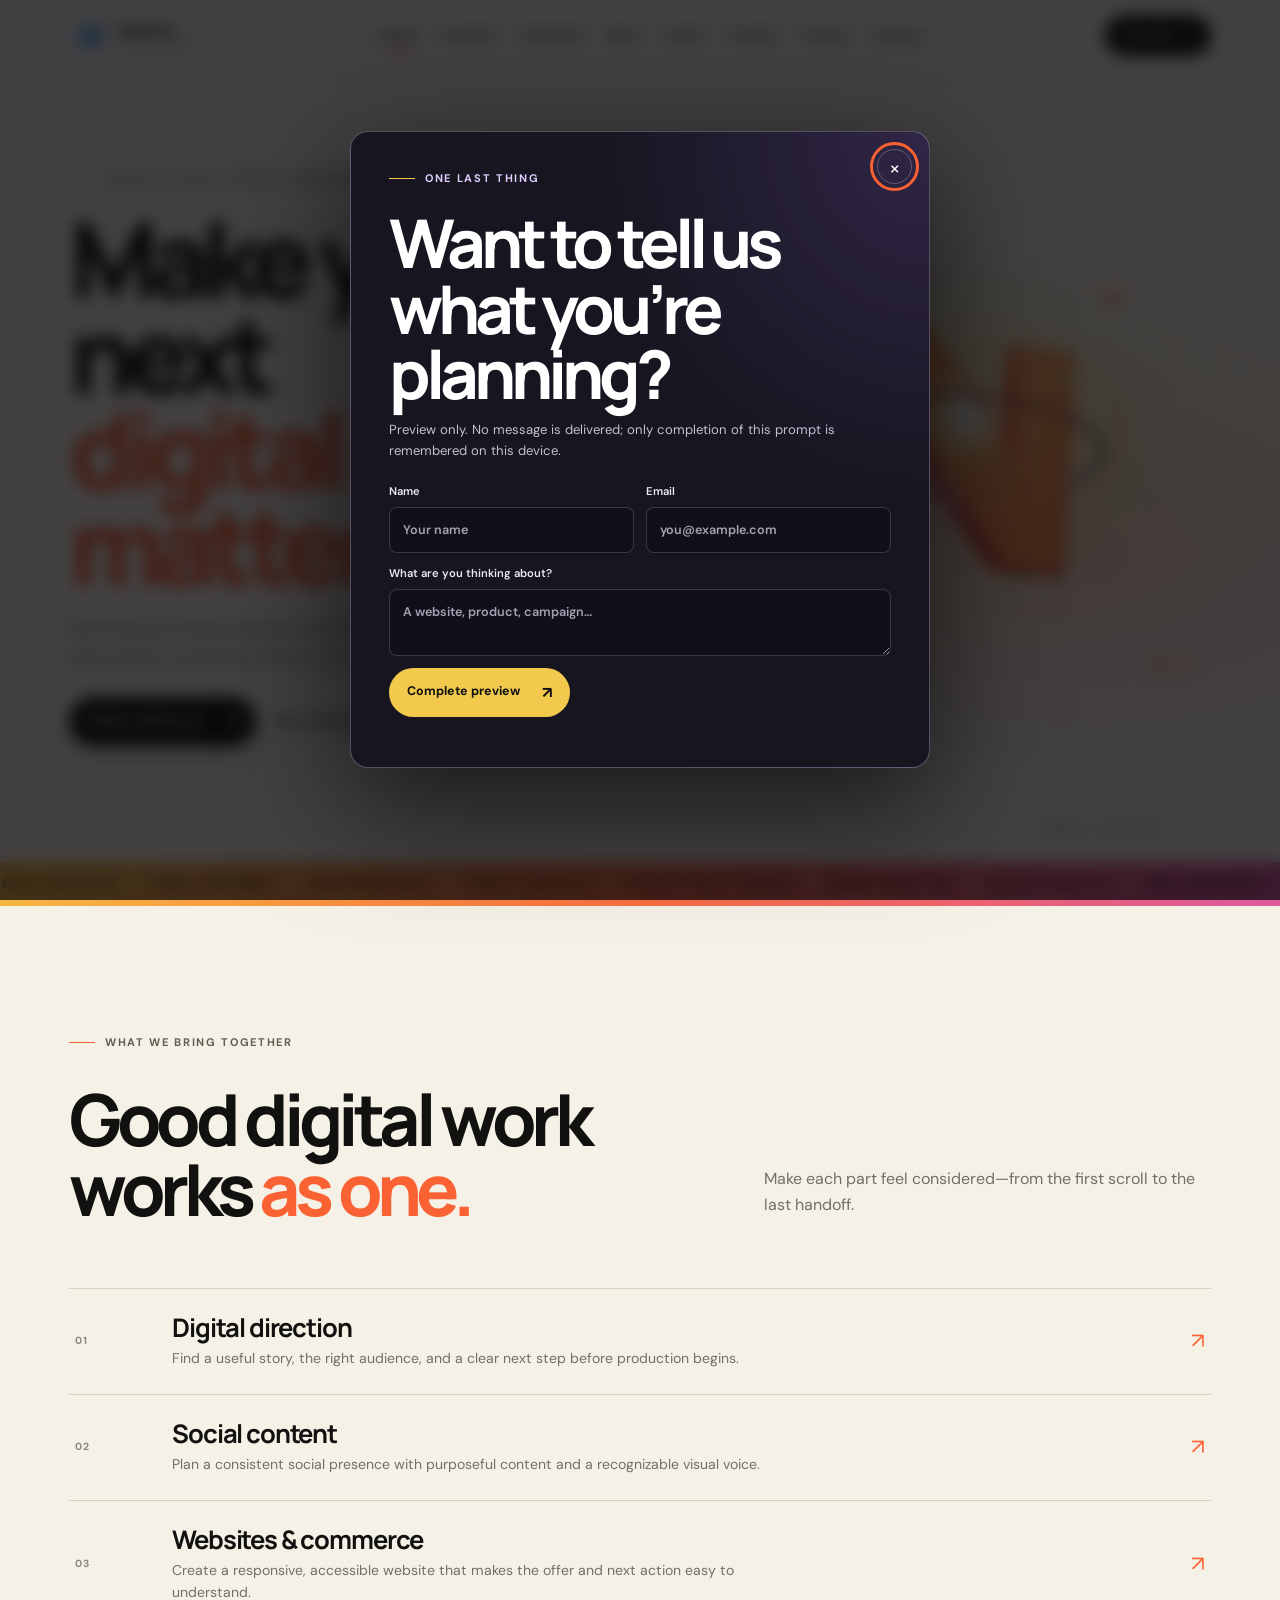
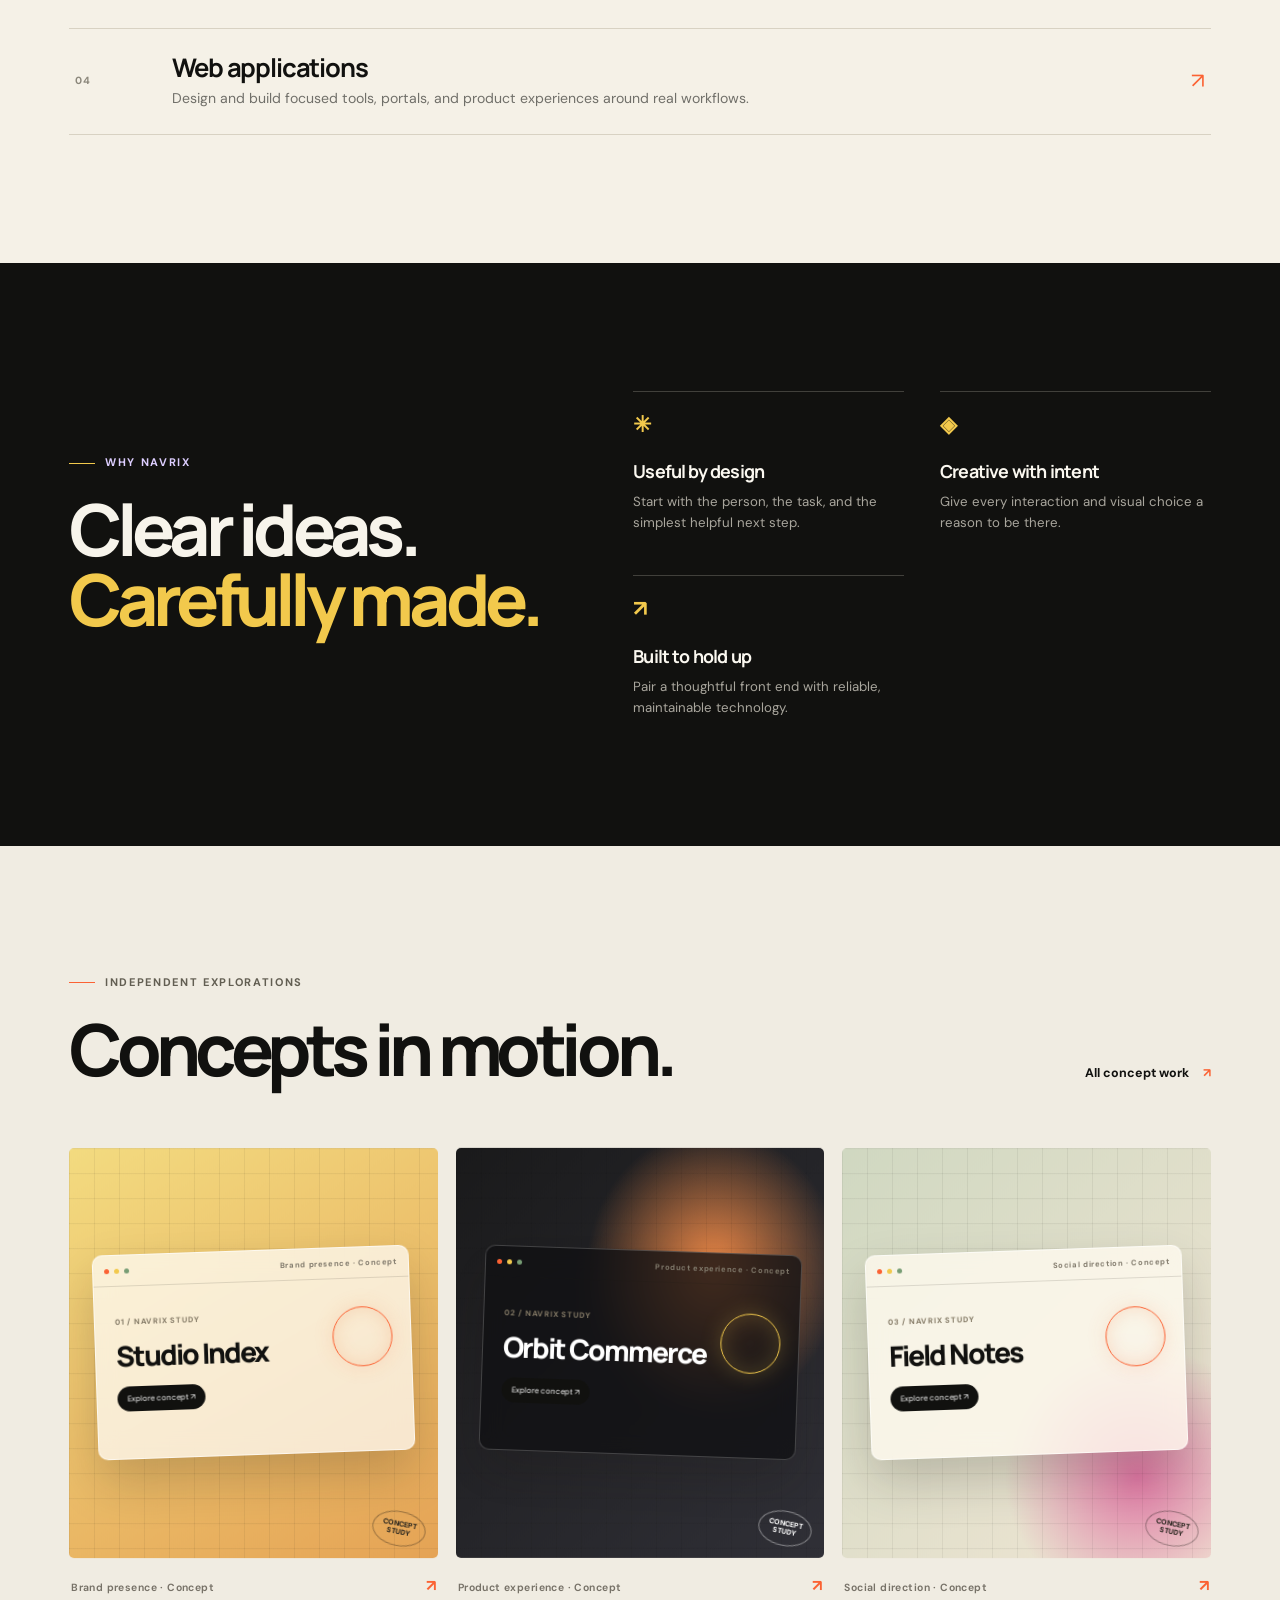
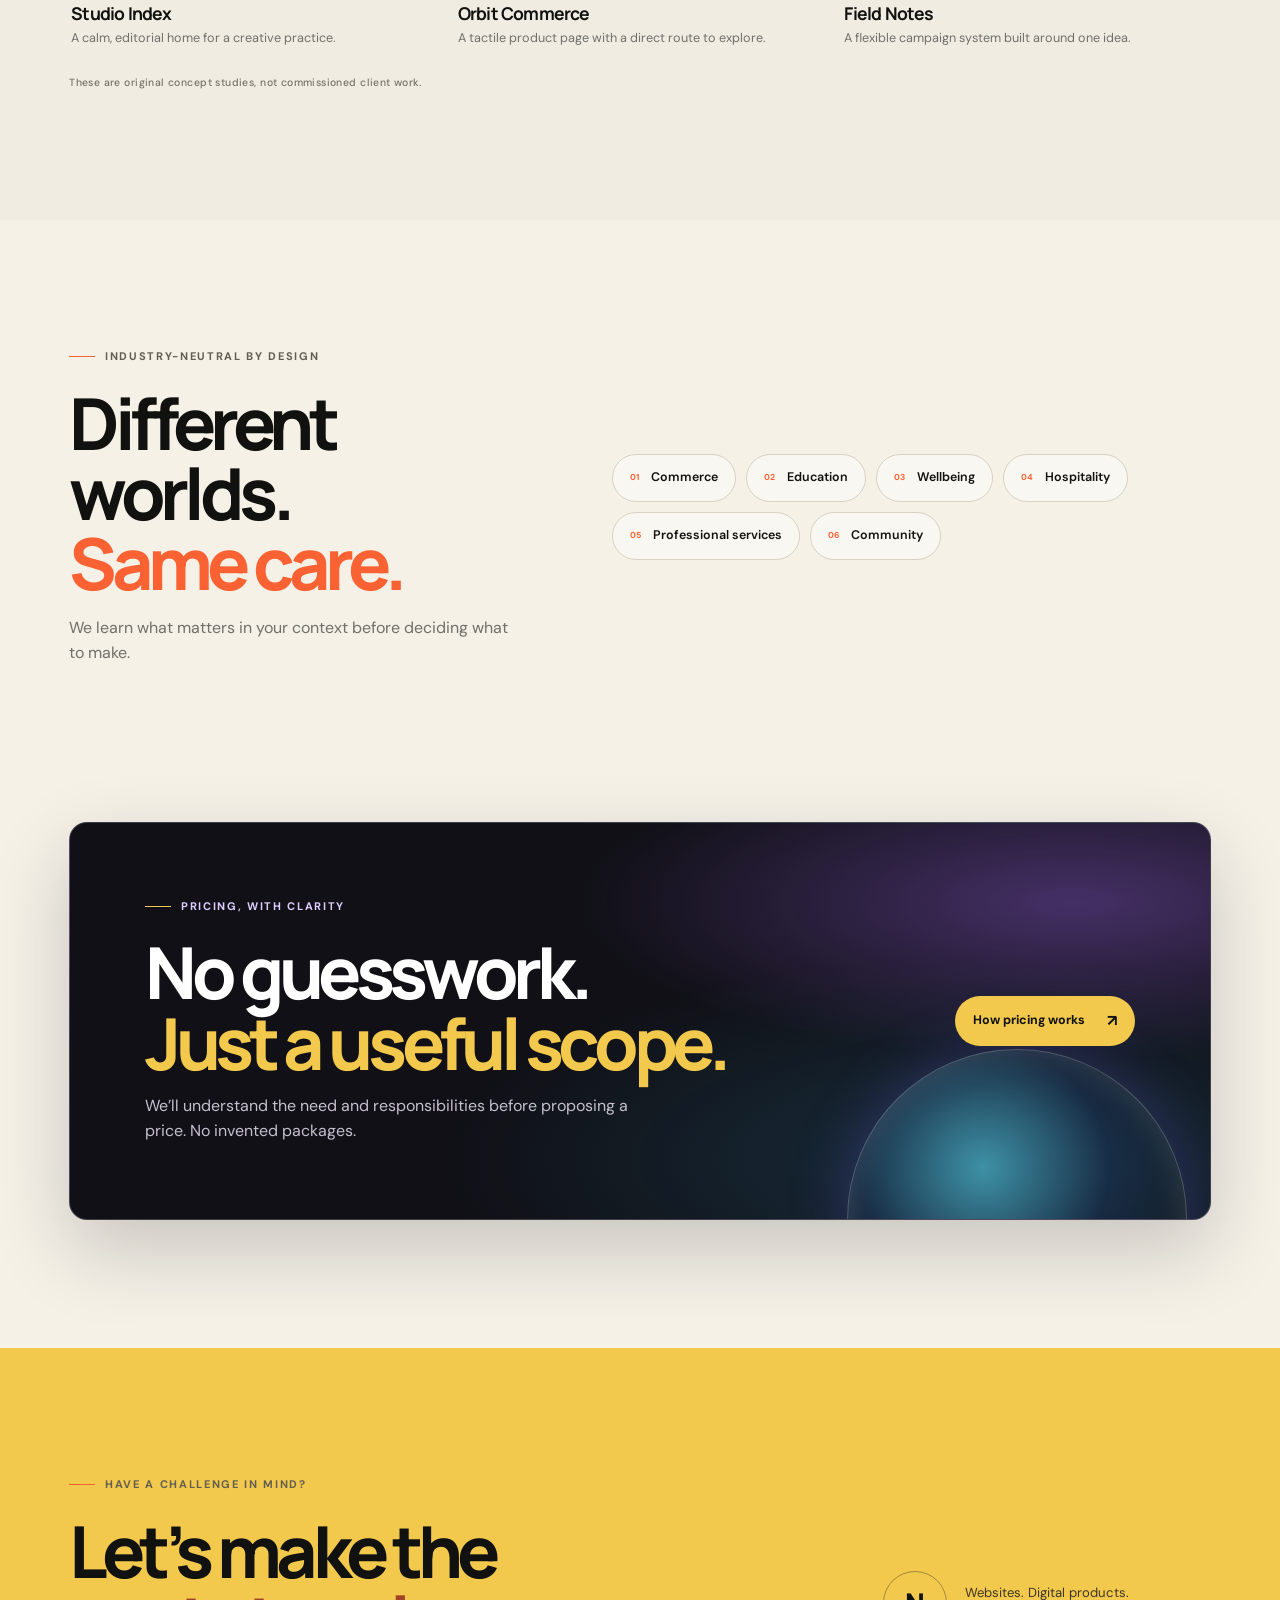
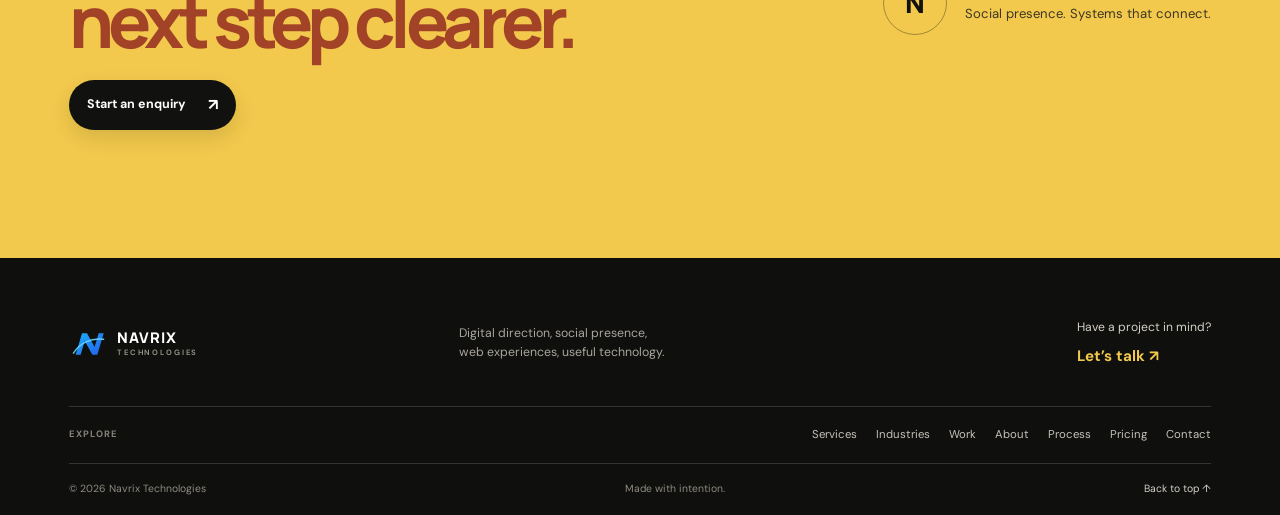
<file: index.html>
<!doctype html>
<html lang="en"><head><meta charset="utf-8"><meta name="viewport" content="width=device-width,initial-scale=1"><meta name="theme-color" content="#f5f1e7"><meta name="description" content="Navrix Technologies builds digital experiences, social content, websites, and useful software for ambitious teams."><title>Navrix Technologies — Digital, with direction</title><link rel="icon" href="assets/navrix-mark.svg" type="image/svg+xml"><link rel="stylesheet" href="styles.css"></head>
<body data-page="home"><a class="skip-link" href="#main">Skip to content</a><div id="site-header"></div><main id="main"></main><div id="site-footer"></div><script src="assets/vendor/gsap/gsap.min.js"></script><script src="assets/vendor/gsap/ScrollTrigger.min.js"></script><script src="script.js"></script><script type="module" src="three-scene.js"></script></body></html>
</file>
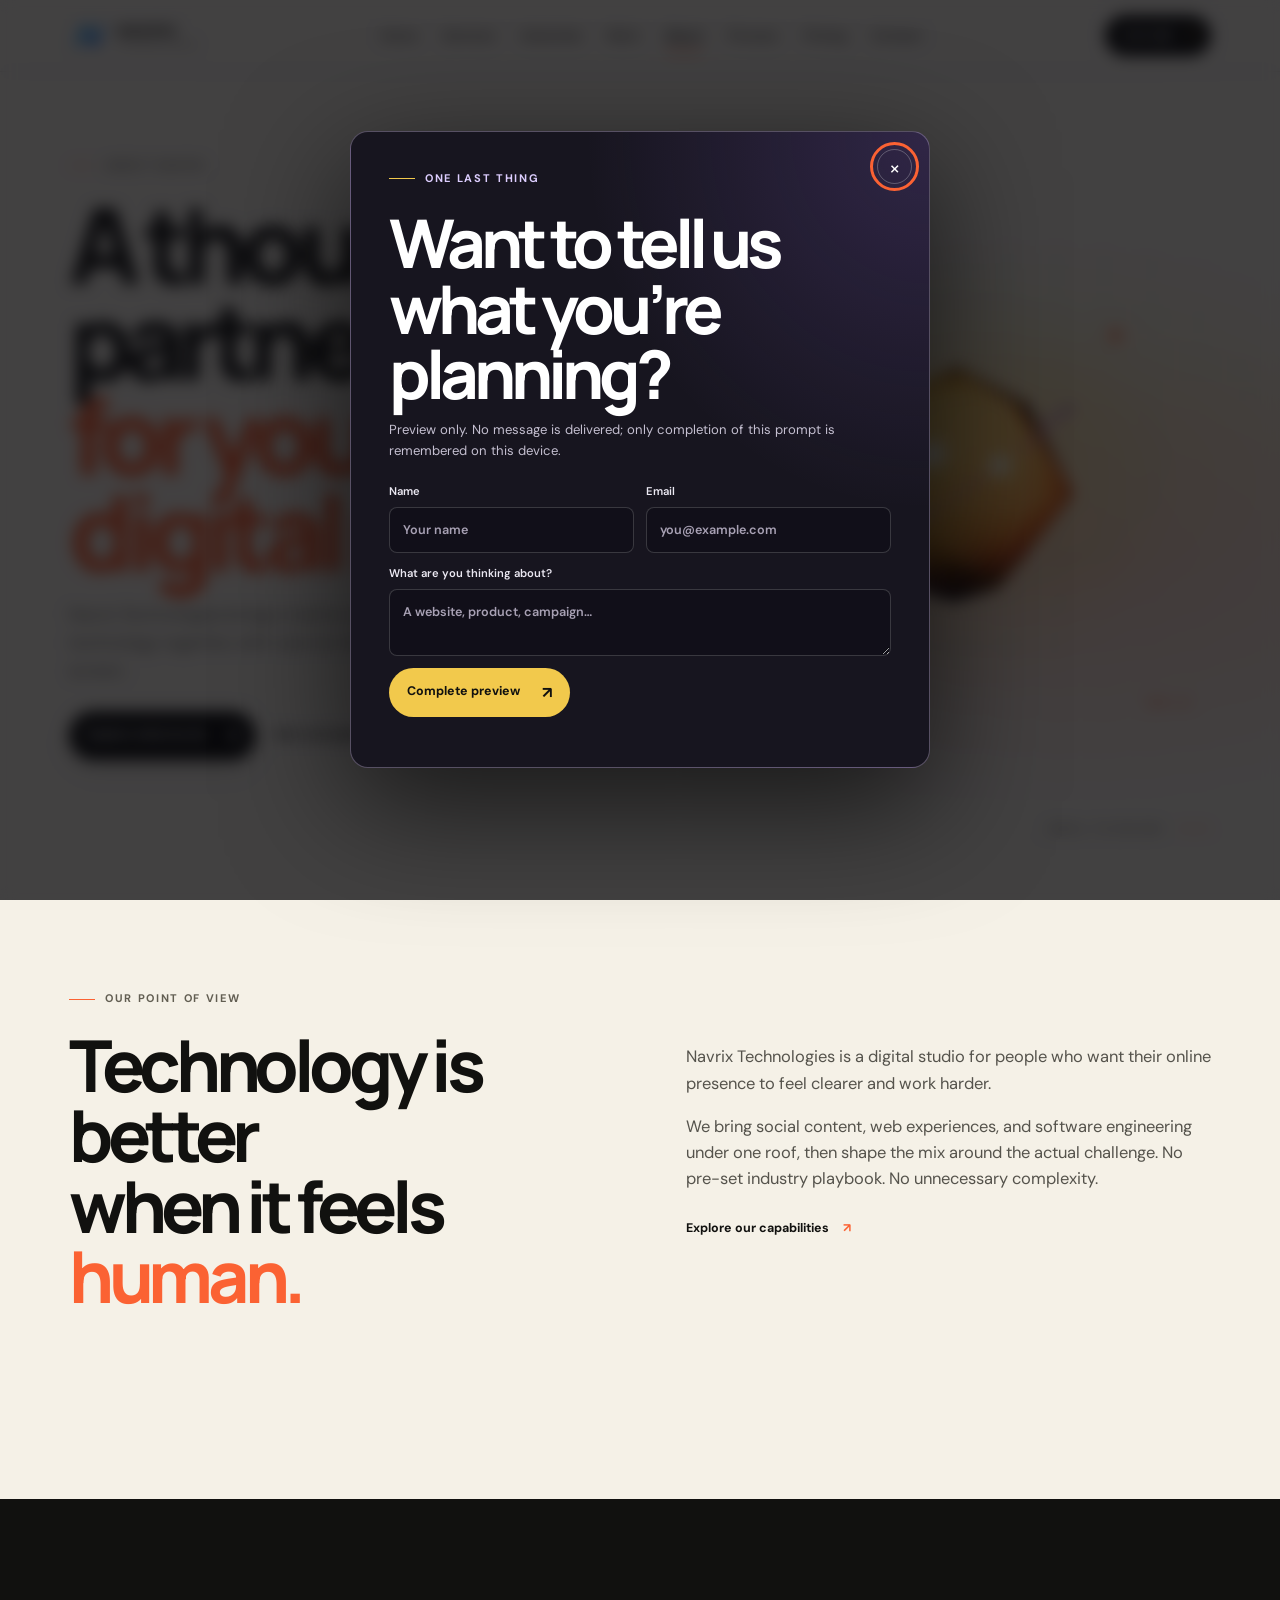
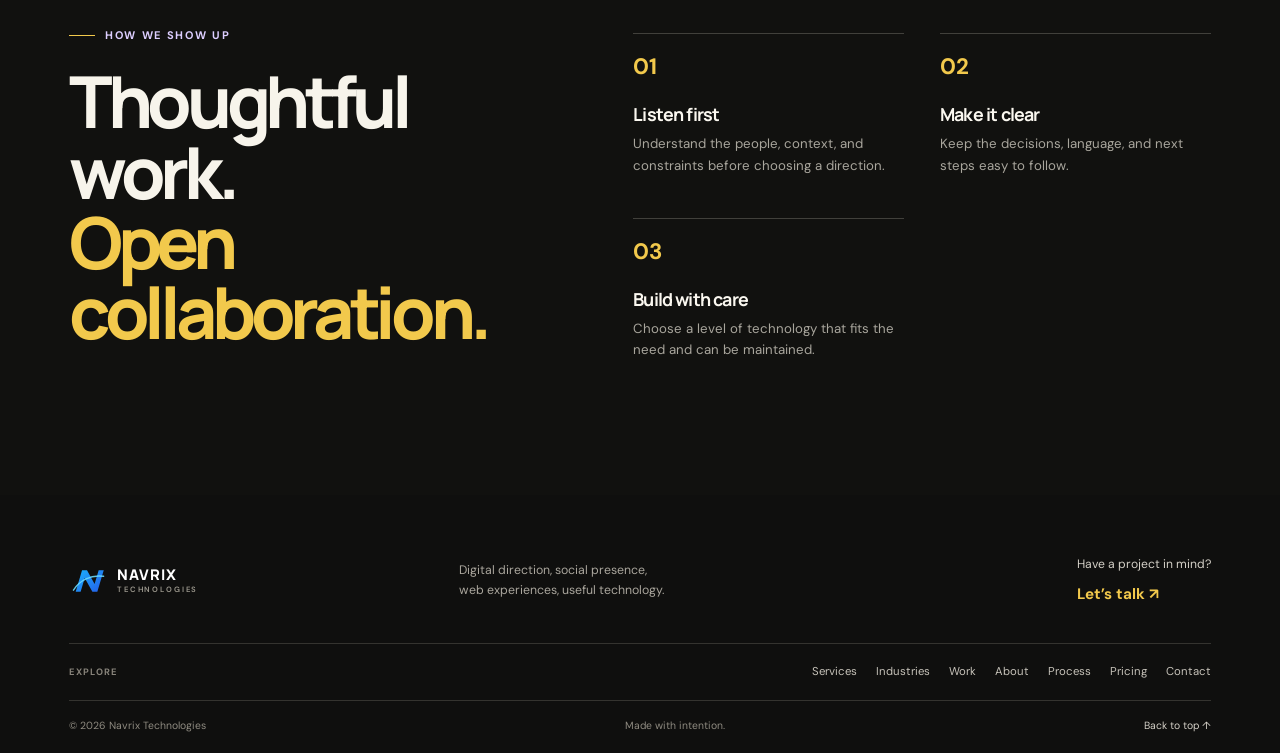
<file: about.html>
<!doctype html>
<html lang="en"><head><meta charset="utf-8"><meta name="viewport" content="width=device-width,initial-scale=1"><meta name="theme-color" content="#f5f1e7"><meta name="description" content="Learn how Navrix Technologies approaches thoughtful digital work, useful technology, and collaborative project delivery."><title>About — Navrix Technologies</title><link rel="icon" href="assets/navrix-mark.svg" type="image/svg+xml"><link rel="stylesheet" href="styles.css"></head>
<body data-page="about"><a class="skip-link" href="#main">Skip to content</a><div id="site-header"></div><main id="main"></main><div id="site-footer"></div><script src="assets/vendor/gsap/gsap.min.js"></script><script src="assets/vendor/gsap/ScrollTrigger.min.js"></script><script src="script.js"></script><script type="module" src="three-scene.js"></script></body></html>
</file>
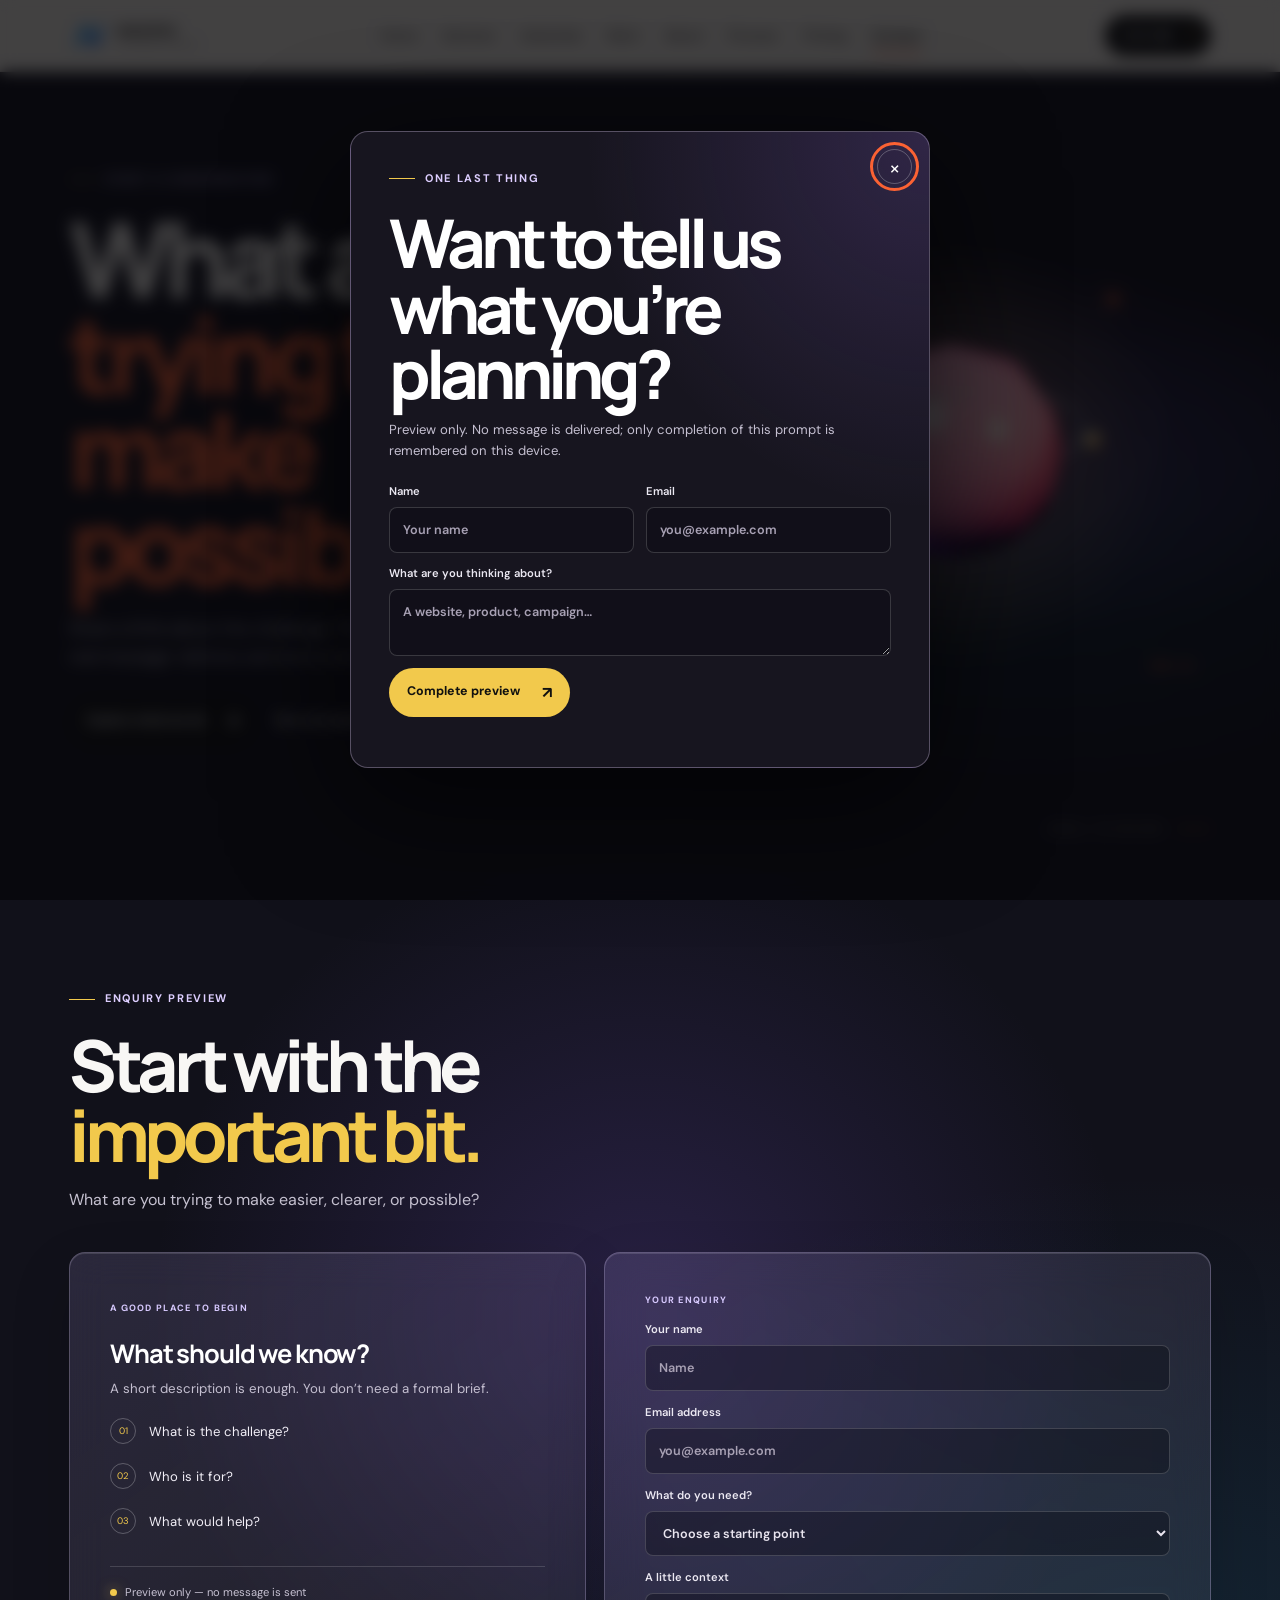
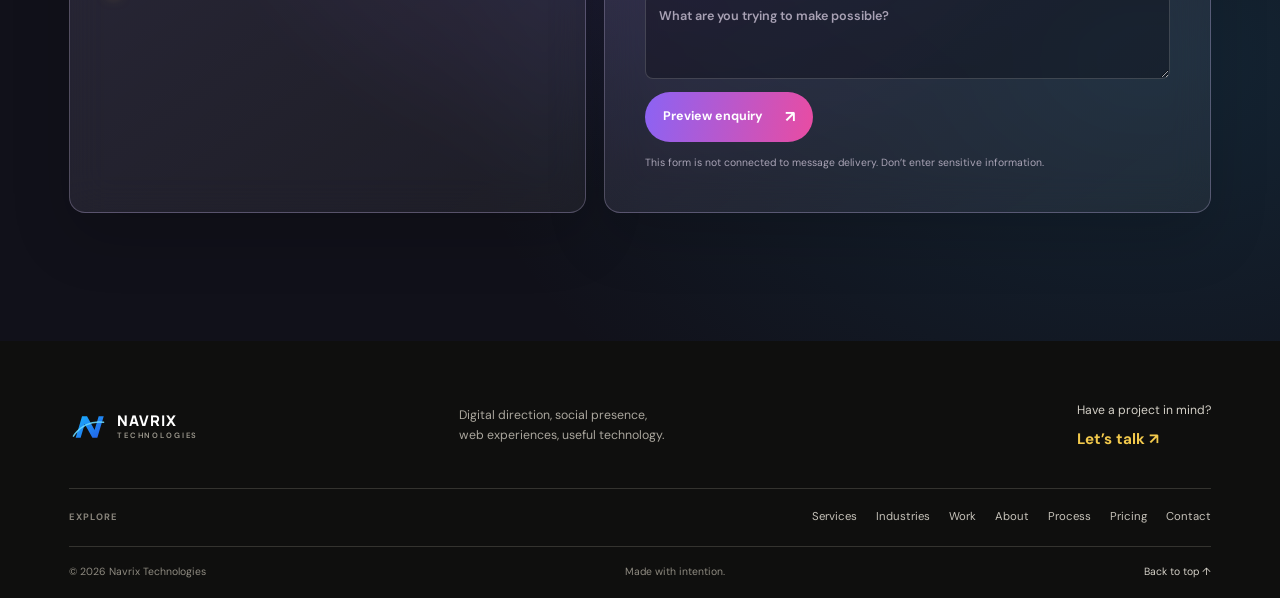
<file: contact.html>
<!doctype html>
<html lang="en"><head><meta charset="utf-8"><meta name="viewport" content="width=device-width,initial-scale=1"><meta name="theme-color" content="#f5f1e7"><meta name="description" content="Start an enquiry with Navrix Technologies. The current contact form is a local preview and is not connected to message delivery."><title>Contact — Navrix Technologies</title><link rel="icon" href="assets/navrix-mark.svg" type="image/svg+xml"><link rel="stylesheet" href="styles.css"></head>
<body data-page="contact"><a class="skip-link" href="#main">Skip to content</a><div id="site-header"></div><main id="main"></main><div id="site-footer"></div><script src="assets/vendor/gsap/gsap.min.js"></script><script src="assets/vendor/gsap/ScrollTrigger.min.js"></script><script src="script.js"></script><script type="module" src="three-scene.js"></script></body></html>
</file>
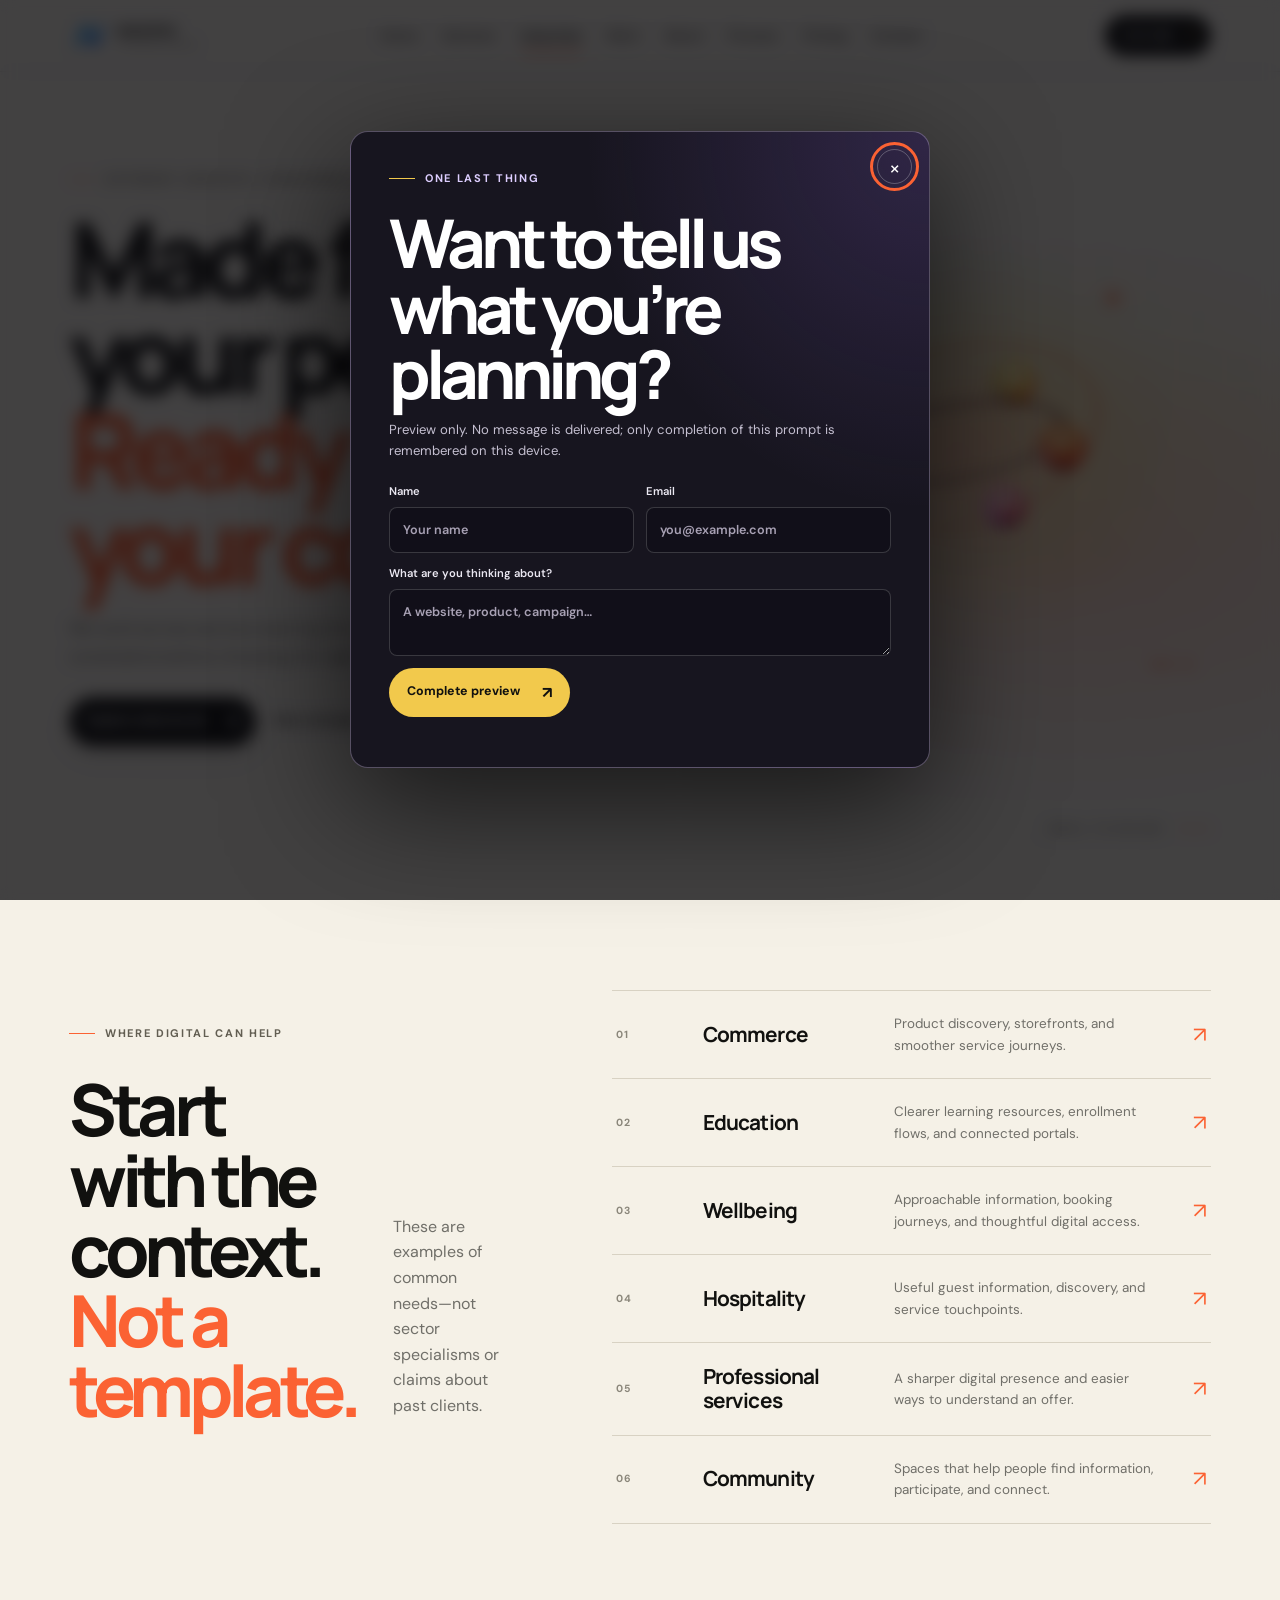
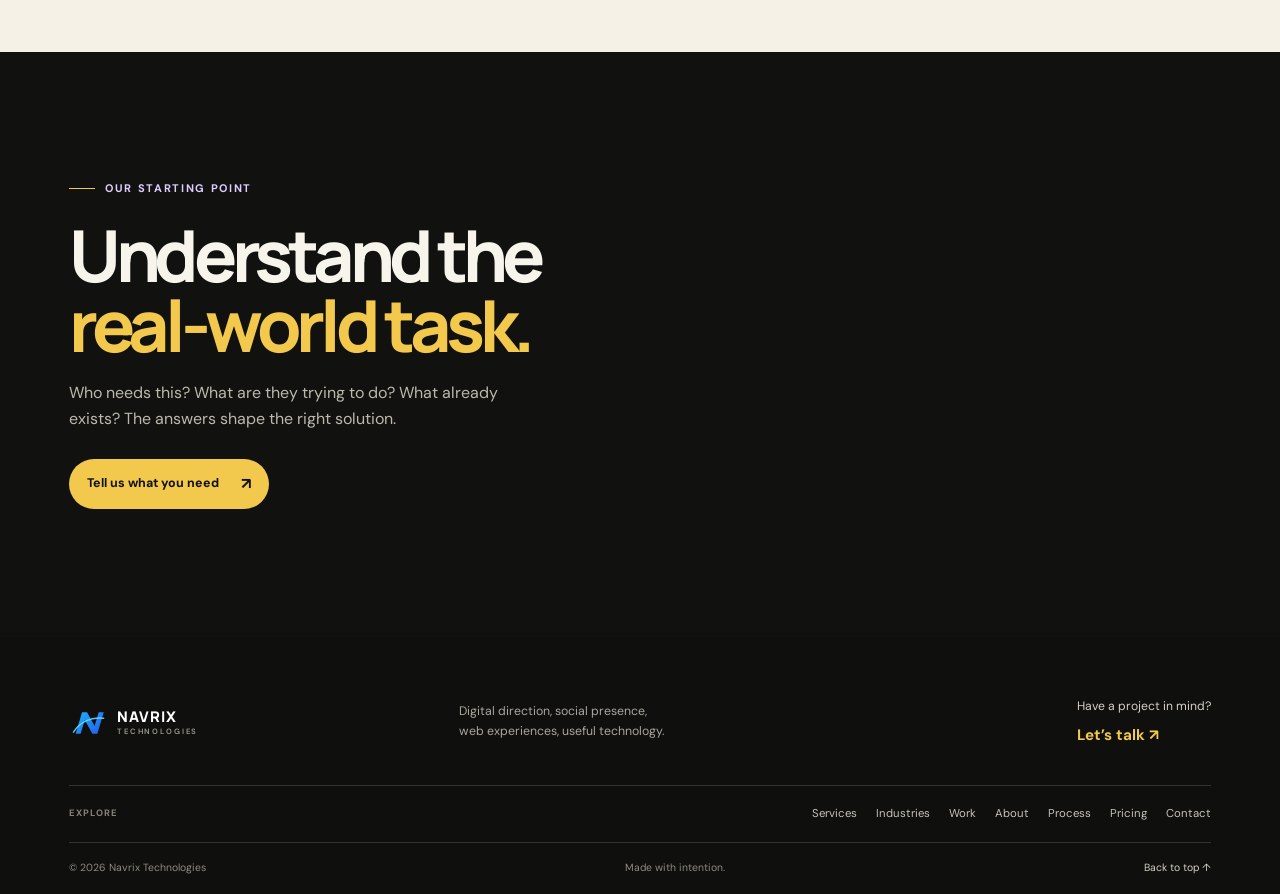
<file: industries.html>
<!doctype html>
<html lang="en"><head><meta charset="utf-8"><meta name="viewport" content="width=device-width,initial-scale=1"><meta name="theme-color" content="#f5f1e7"><meta name="description" content="Navrix Technologies adapts digital work to the people, workflows, and context of each industry."><title>Industries — Navrix Technologies</title><link rel="icon" href="assets/navrix-mark.svg" type="image/svg+xml"><link rel="stylesheet" href="styles.css"></head>
<body data-page="industries"><a class="skip-link" href="#main">Skip to content</a><div id="site-header"></div><main id="main"></main><div id="site-footer"></div><script src="assets/vendor/gsap/gsap.min.js"></script><script src="assets/vendor/gsap/ScrollTrigger.min.js"></script><script src="script.js"></script><script type="module" src="three-scene.js"></script></body></html>
</file>
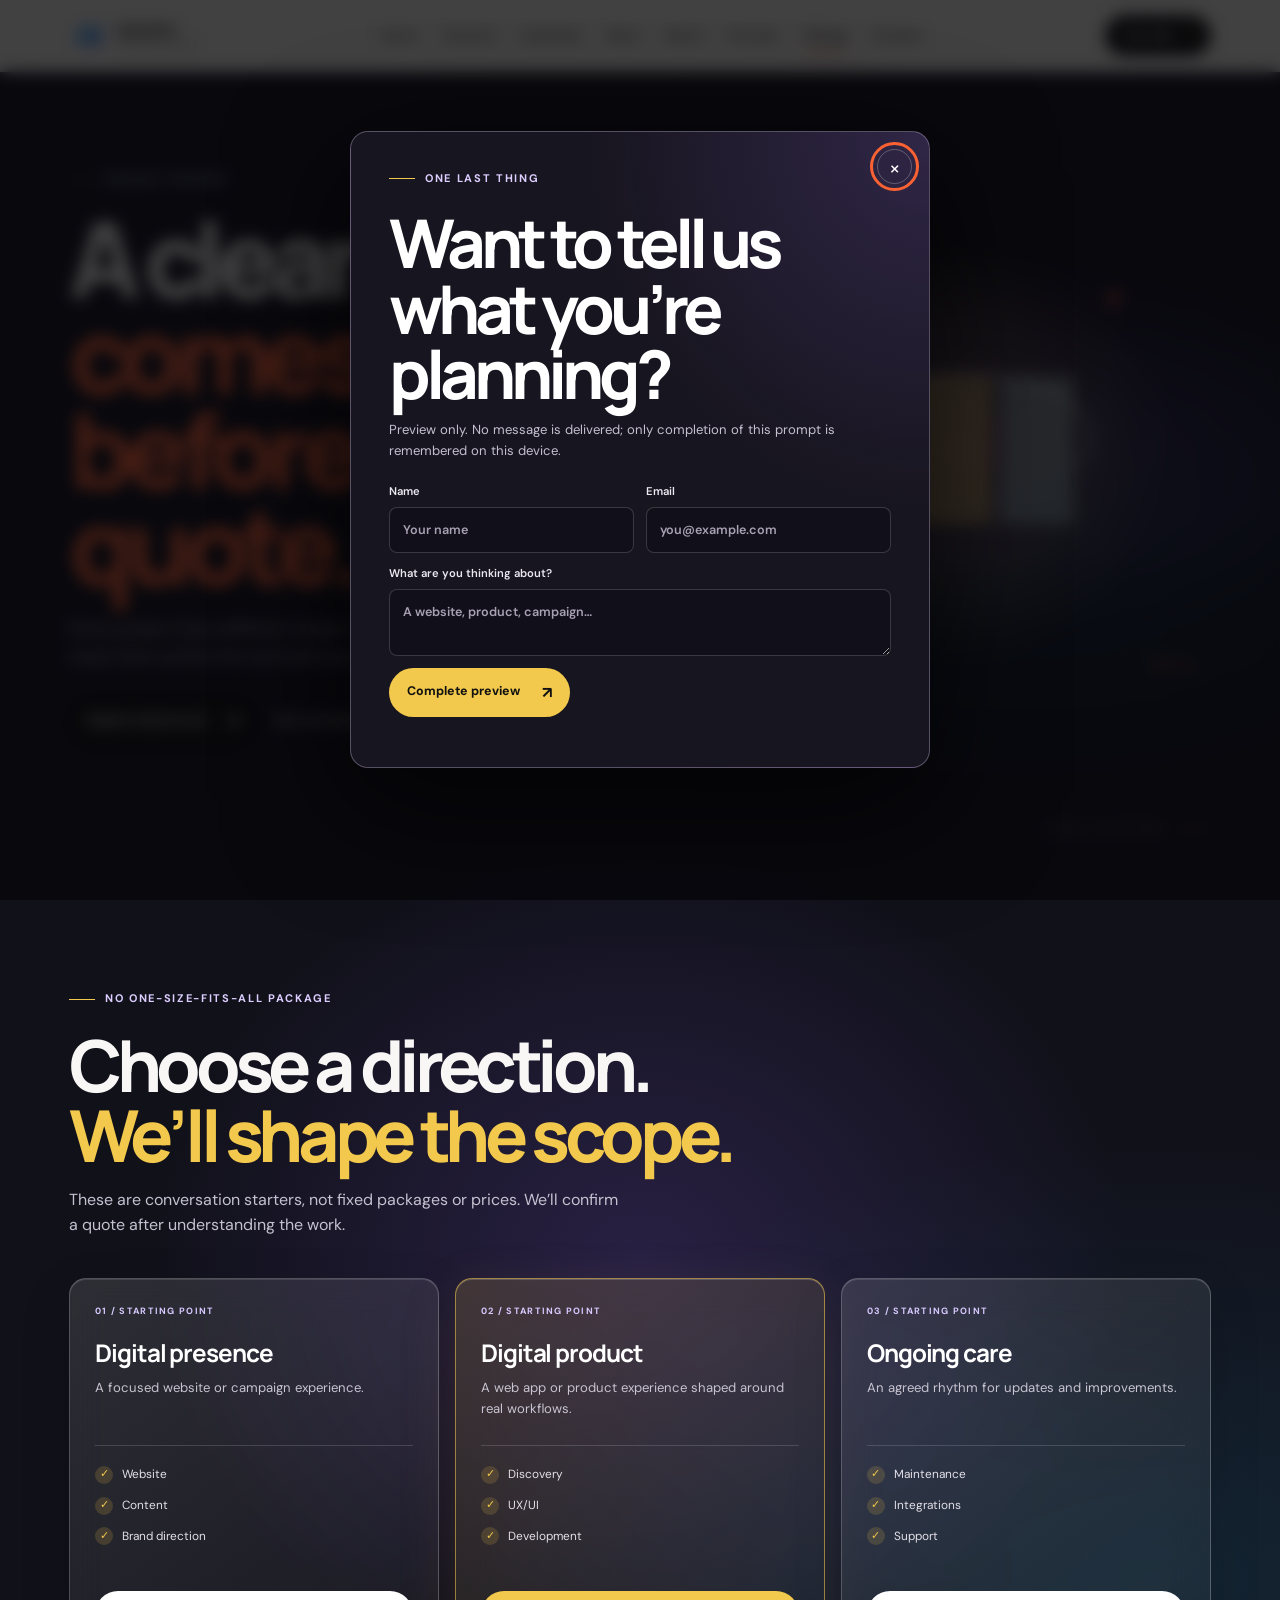
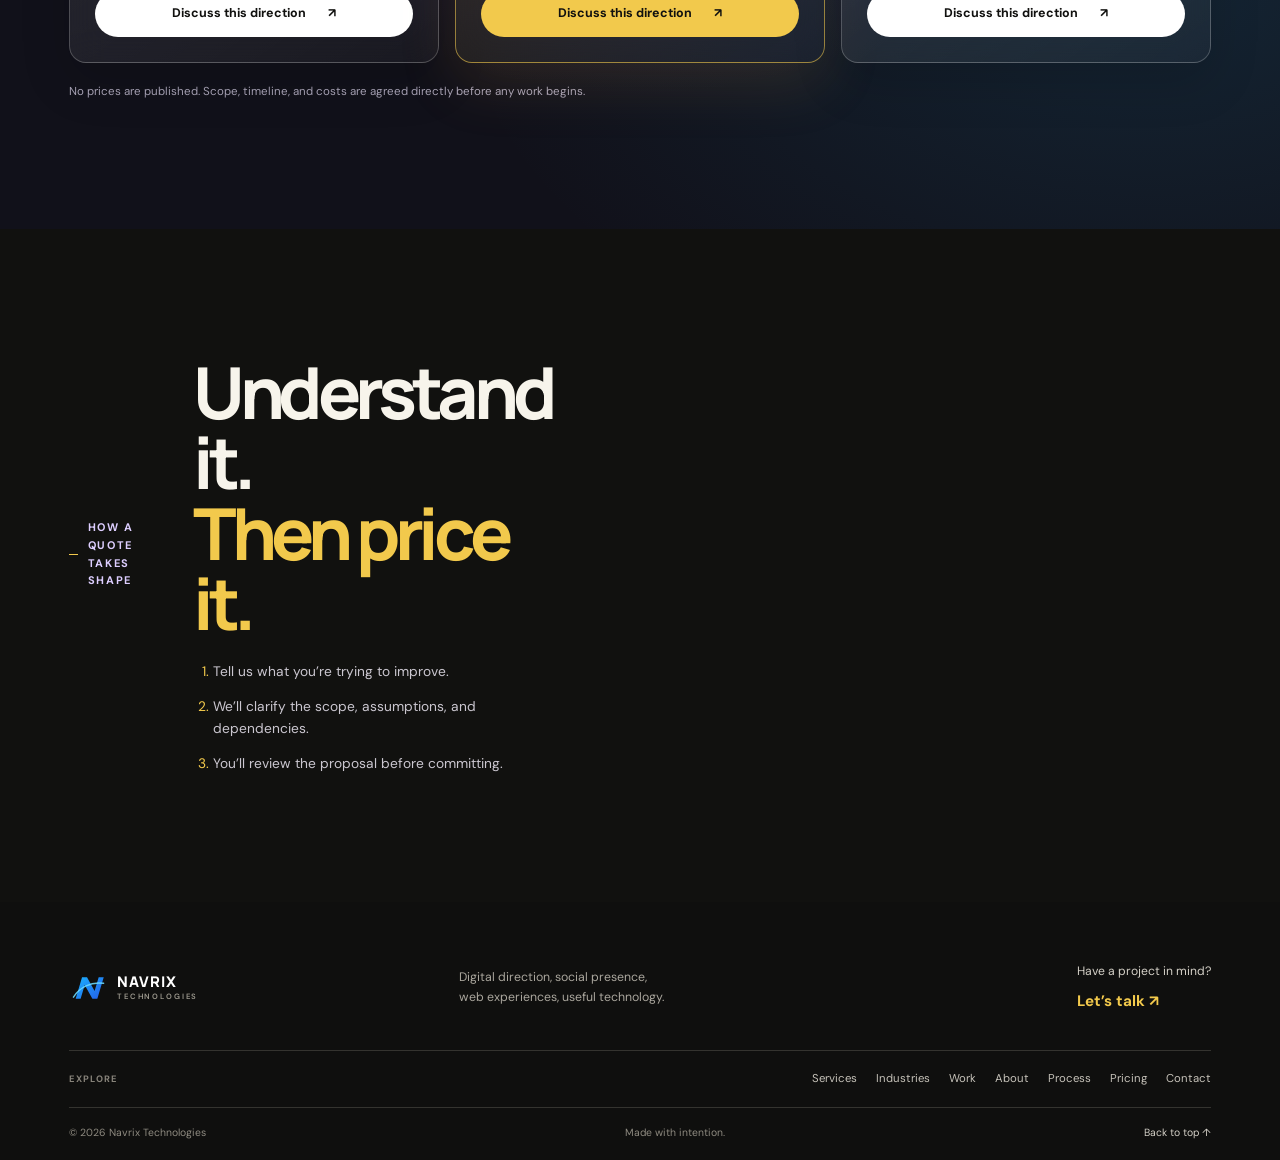
<file: pricing.html>
<!doctype html>
<html lang="en"><head><meta charset="utf-8"><meta name="viewport" content="width=device-width,initial-scale=1"><meta name="theme-color" content="#f5f1e7"><meta name="description" content="Discuss a project scope and receive a considered proposal. Navrix Technologies does not publish unverified package prices."><title>Pricing — Navrix Technologies</title><link rel="icon" href="assets/navrix-mark.svg" type="image/svg+xml"><link rel="stylesheet" href="styles.css"></head>
<body data-page="pricing"><a class="skip-link" href="#main">Skip to content</a><div id="site-header"></div><main id="main"></main><div id="site-footer"></div><script src="assets/vendor/gsap/gsap.min.js"></script><script src="assets/vendor/gsap/ScrollTrigger.min.js"></script><script src="script.js"></script><script type="module" src="three-scene.js"></script></body></html>
</file>
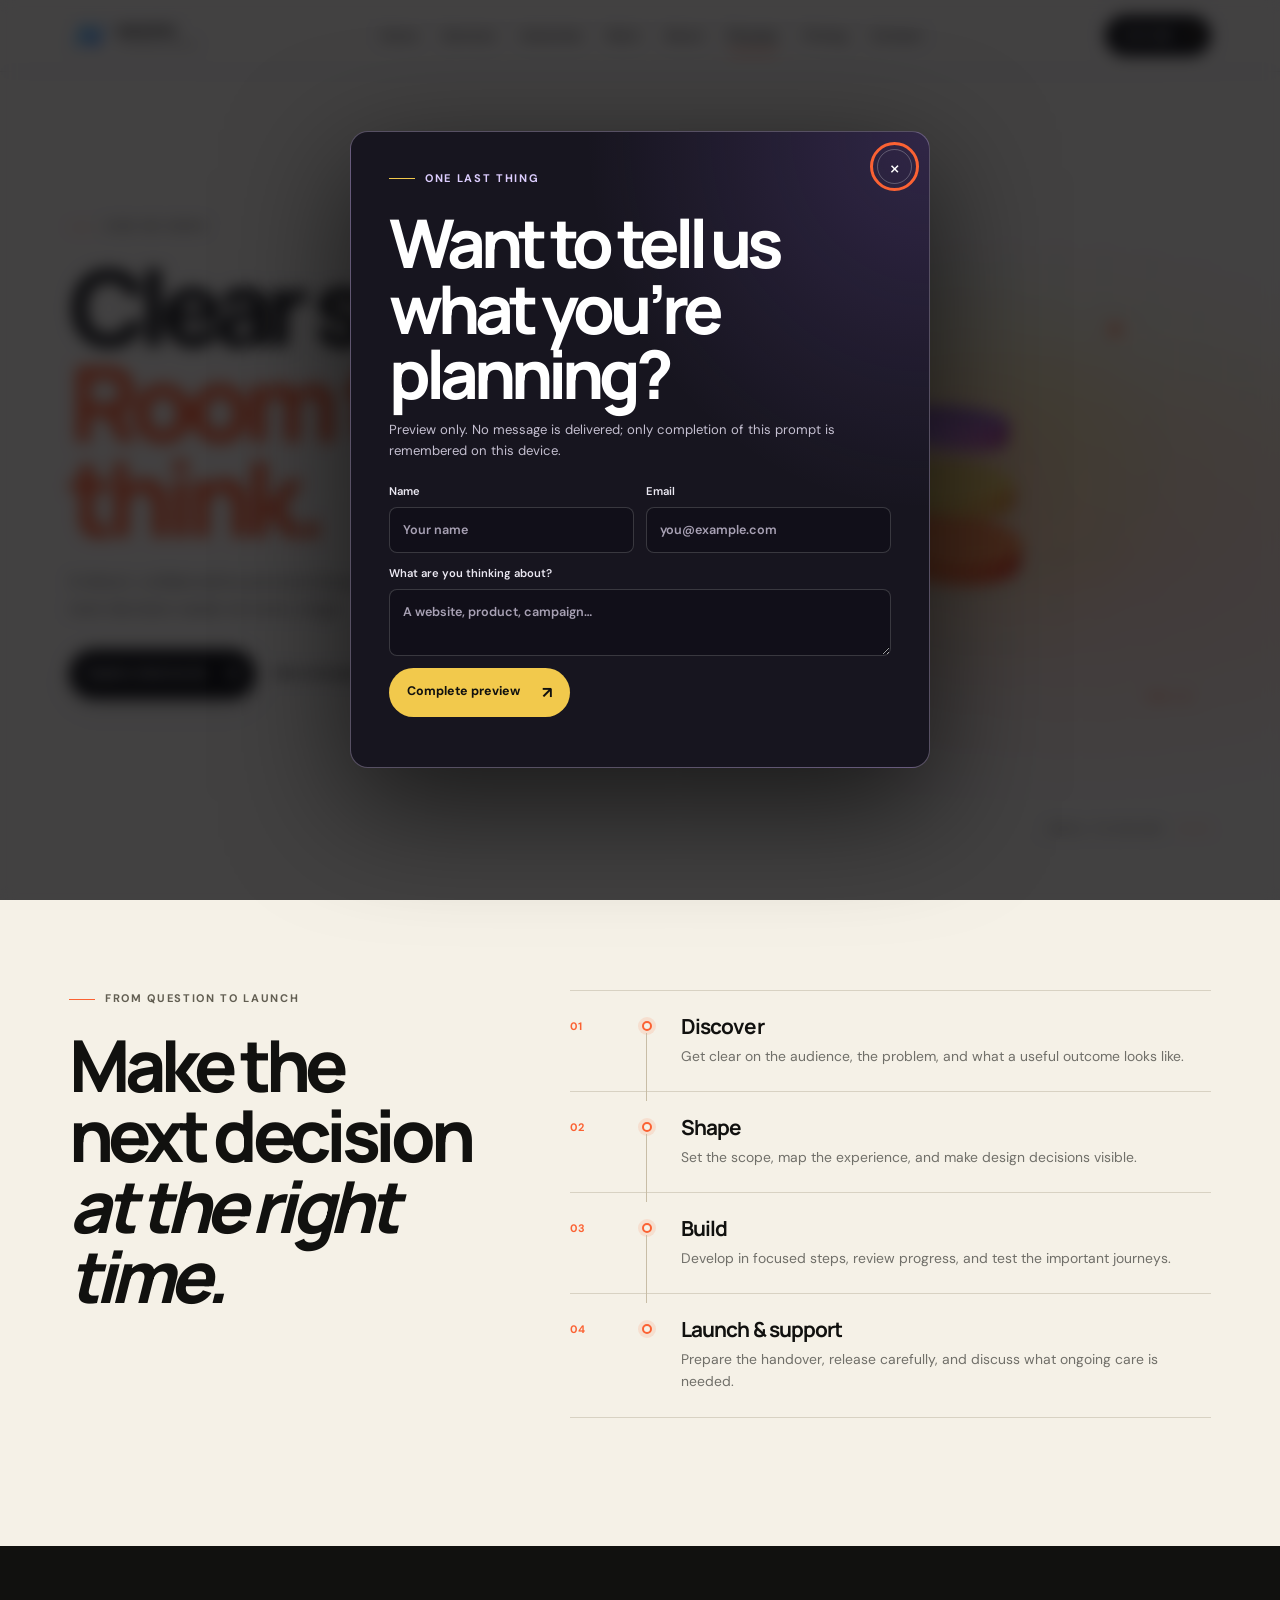
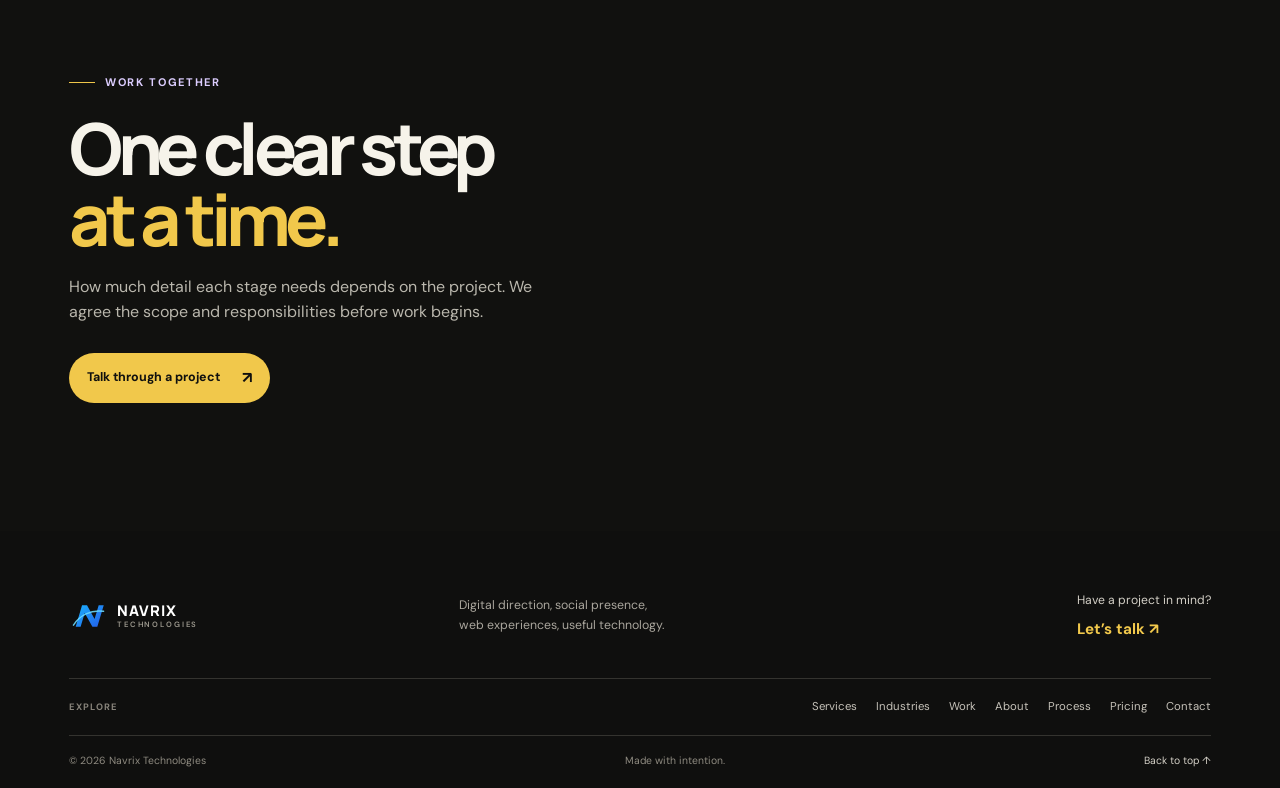
<file: process.html>
<!doctype html>
<html lang="en"><head><meta charset="utf-8"><meta name="viewport" content="width=device-width,initial-scale=1"><meta name="theme-color" content="#f5f1e7"><meta name="description" content="A clear, collaborative process for moving from the first question to launch and ongoing support."><title>Process — Navrix Technologies</title><link rel="icon" href="assets/navrix-mark.svg" type="image/svg+xml"><link rel="stylesheet" href="styles.css"></head>
<body data-page="process"><a class="skip-link" href="#main">Skip to content</a><div id="site-header"></div><main id="main"></main><div id="site-footer"></div><script src="assets/vendor/gsap/gsap.min.js"></script><script src="assets/vendor/gsap/ScrollTrigger.min.js"></script><script src="script.js"></script><script type="module" src="three-scene.js"></script></body></html>
</file>
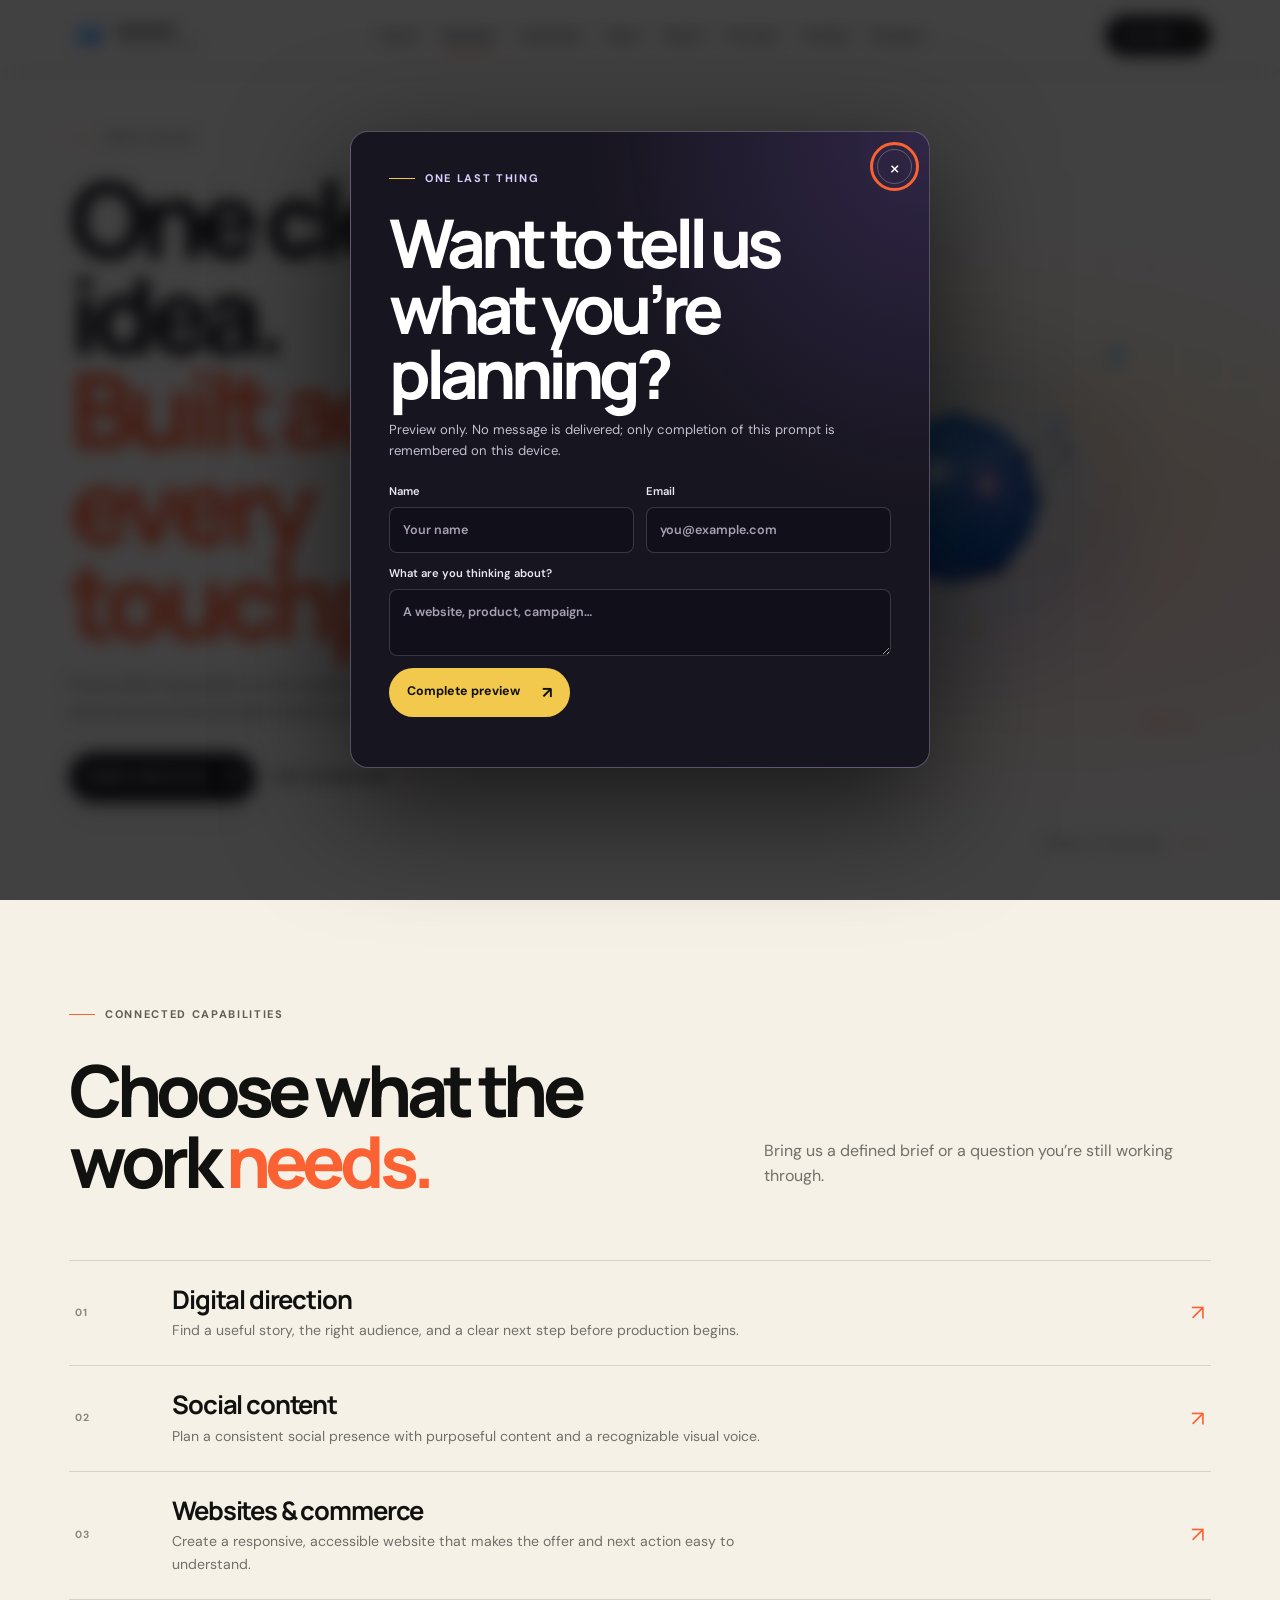
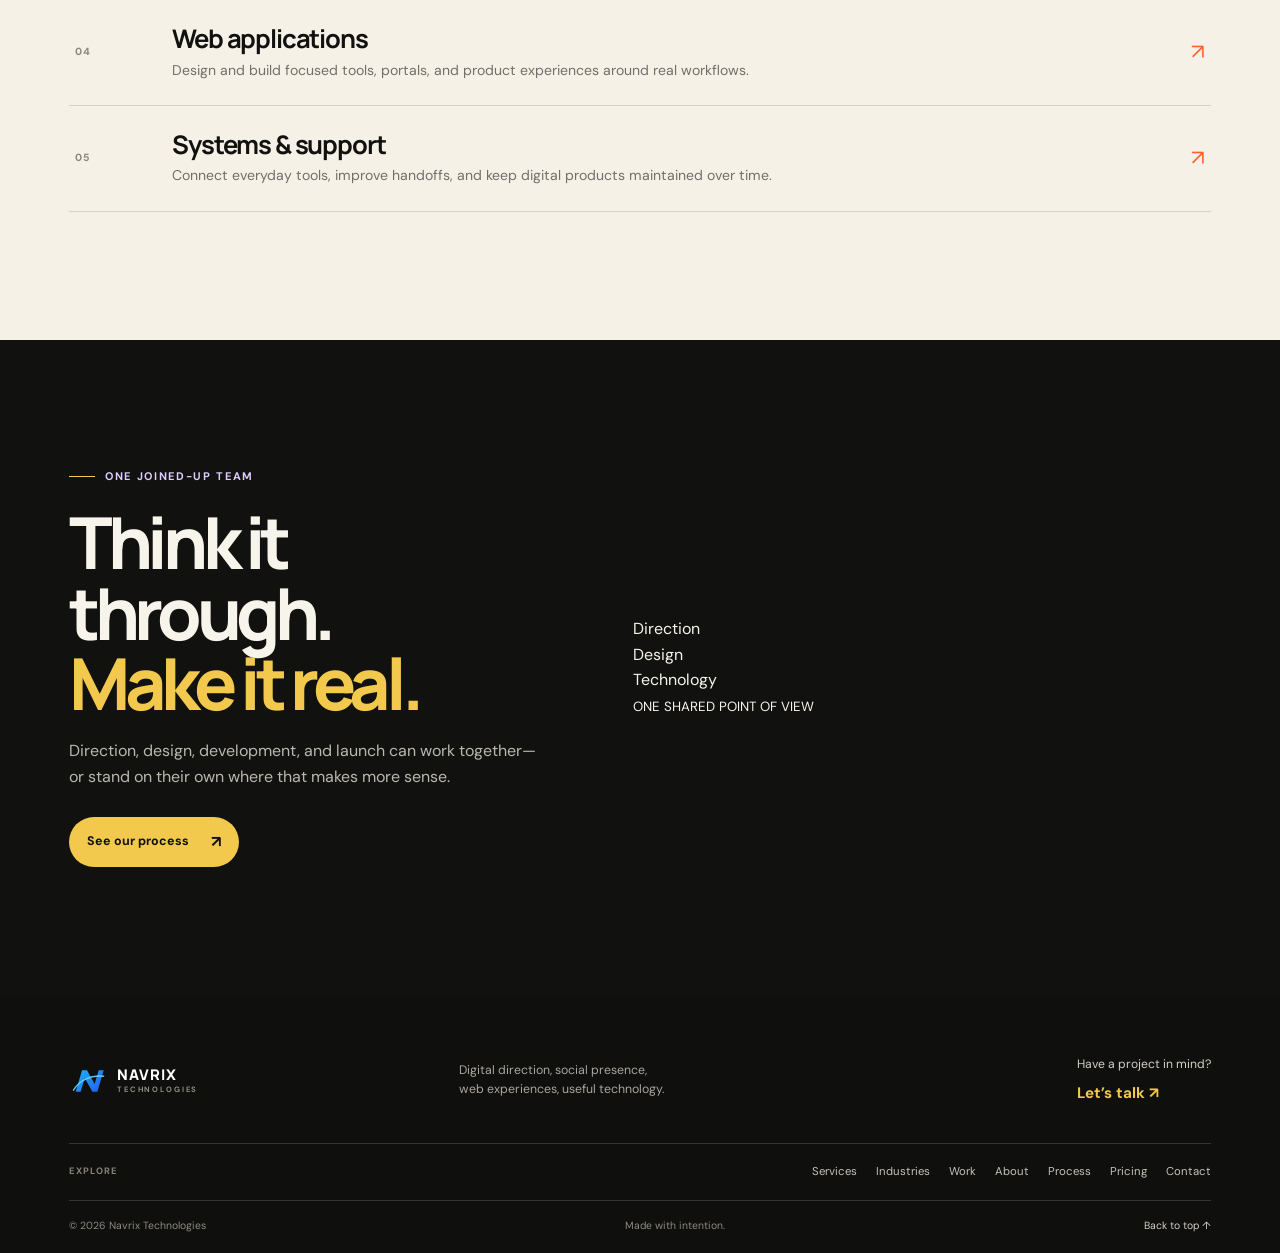
<file: services.html>
<!doctype html>
<html lang="en"><head><meta charset="utf-8"><meta name="viewport" content="width=device-width,initial-scale=1"><meta name="theme-color" content="#f5f1e7"><meta name="description" content="Digital direction, social content, websites, applications, connected systems, and ongoing care from Navrix Technologies."><title>Services — Navrix Technologies</title><link rel="icon" href="assets/navrix-mark.svg" type="image/svg+xml"><link rel="stylesheet" href="styles.css"></head>
<body data-page="services"><a class="skip-link" href="#main">Skip to content</a><div id="site-header"></div><main id="main"></main><div id="site-footer"></div><script src="assets/vendor/gsap/gsap.min.js"></script><script src="assets/vendor/gsap/ScrollTrigger.min.js"></script><script src="script.js"></script><script type="module" src="three-scene.js"></script></body></html>
</file>
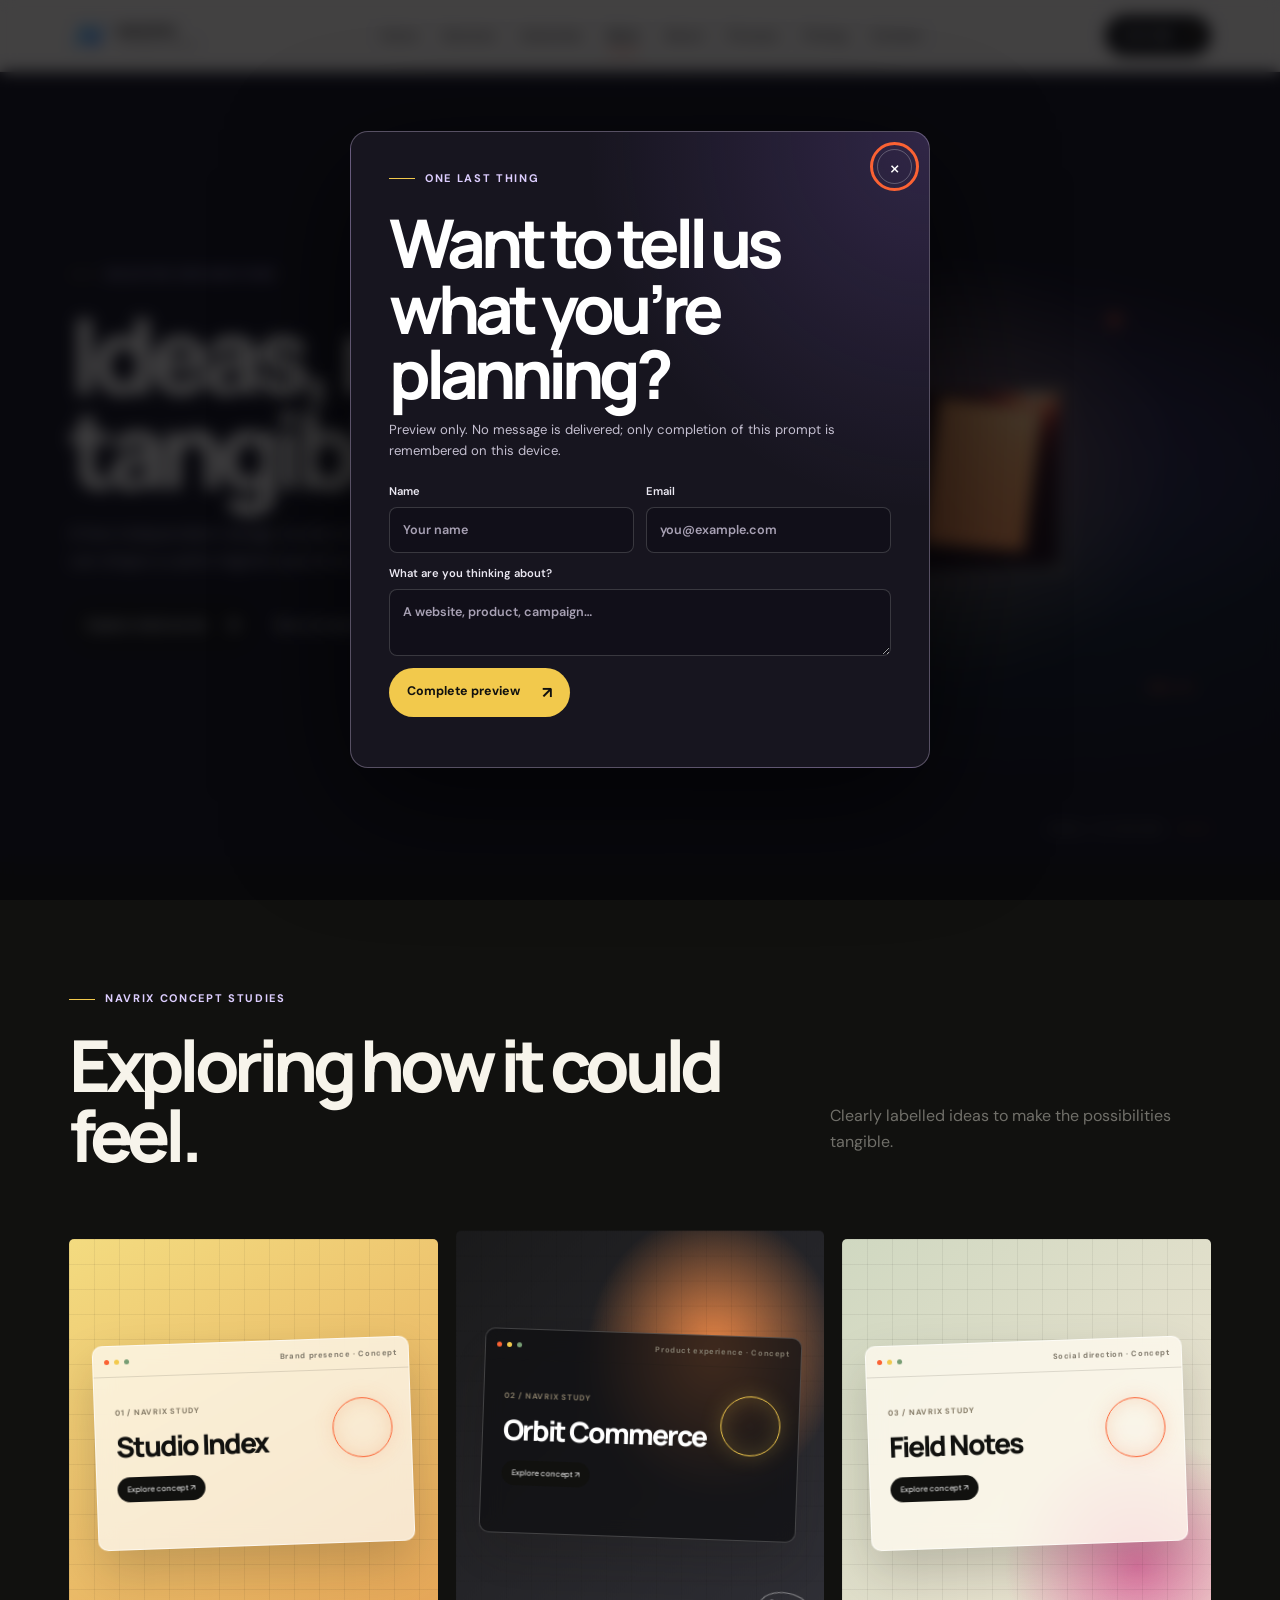
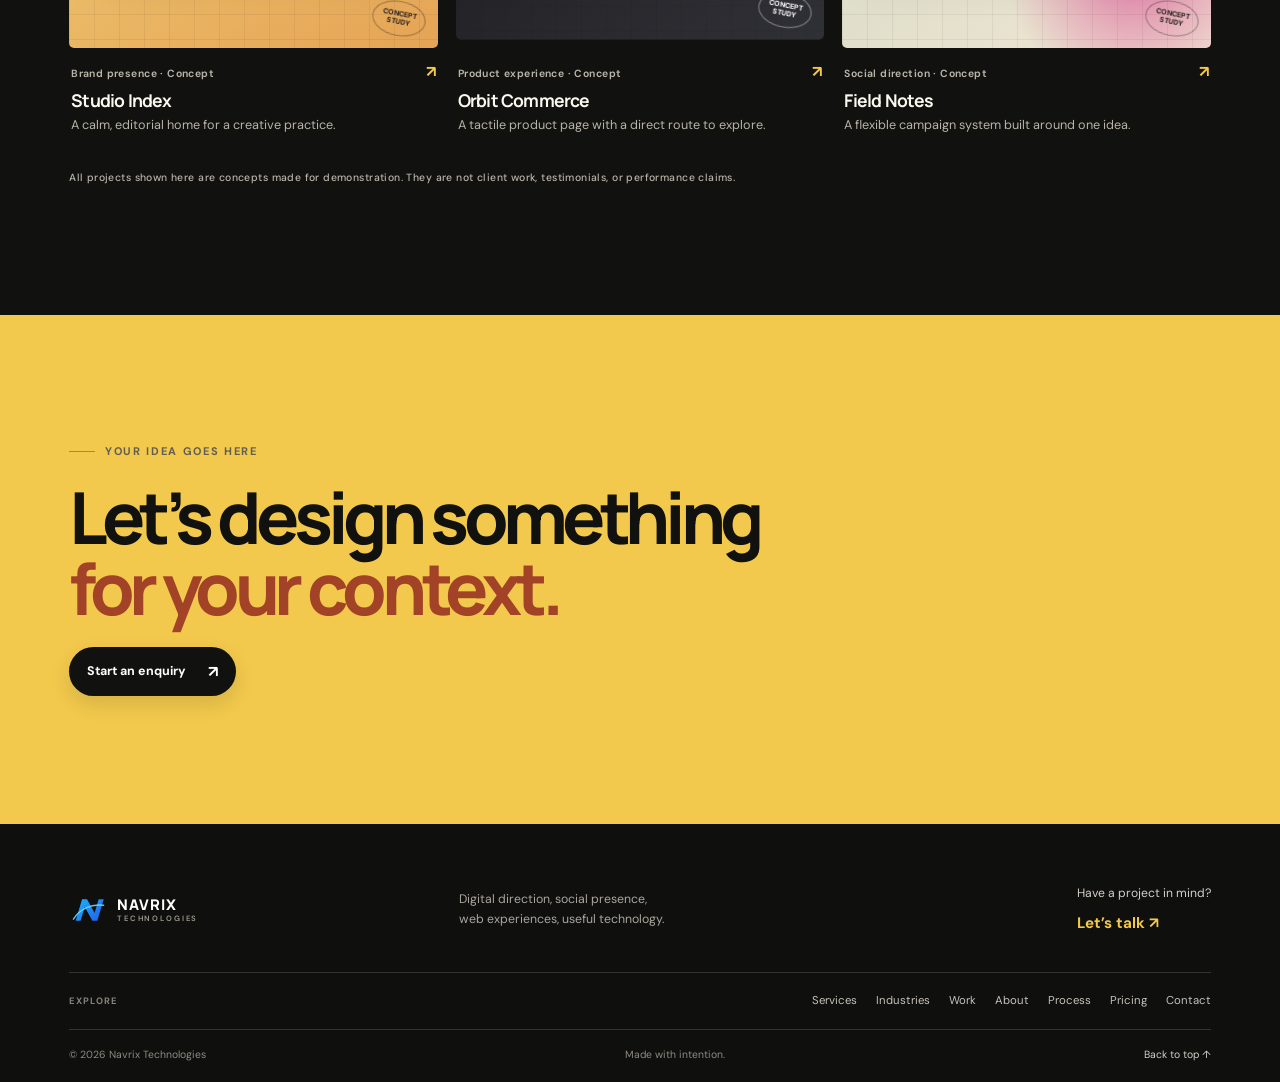
<file: work.html>
<!doctype html>
<html lang="en"><head><meta charset="utf-8"><meta name="viewport" content="width=device-width,initial-scale=1"><meta name="theme-color" content="#f5f1e7"><meta name="description" content="Explore concept studies for brand presence, digital products, and connected experiences by Navrix Technologies."><title>Concept Work — Navrix Technologies</title><link rel="icon" href="assets/navrix-mark.svg" type="image/svg+xml"><link rel="stylesheet" href="styles.css"></head>
<body data-page="work"><a class="skip-link" href="#main">Skip to content</a><div id="site-header"></div><main id="main"></main><div id="site-footer"></div><script src="assets/vendor/gsap/gsap.min.js"></script><script src="assets/vendor/gsap/ScrollTrigger.min.js"></script><script src="script.js"></script><script type="module" src="three-scene.js"></script></body></html>
</file>
<file: styles.css>
@import url('https://fonts.googleapis.com/css2?family=DM+Sans:wght@400;500;600;700&family=Manrope:wght@400;500;600;700;800&display=swap');
:root{--paper:#f5f1e7;--paper-2:#ece7d9;--ink:#11110f;--ink-2:#1a1917;--muted:#706f69;--line:#d8d2c3;--yellow:#f2c94c;--orange:#fb6233;--violet:#a38af4;--pink:#e853a2;--shell:1240px;--gutter:clamp(22px,5.4vw,84px);color-scheme:light;scroll-behavior:smooth;scroll-padding-top:95px}
*{box-sizing:border-box}html,body{margin:0;min-width:320px;background:var(--paper);color:var(--ink)}body{font-family:"DM Sans","Segoe UI",sans-serif;font-size:16px;line-height:1.6;-webkit-font-smoothing:antialiased}a{color:inherit;text-decoration:none}img,svg,canvas{max-width:100%}button,input,select,textarea{font:inherit}button,a{-webkit-tap-highlight-color:transparent}::selection{background:var(--yellow);color:var(--ink)}:focus-visible{outline:3px solid var(--orange);outline-offset:4px}h1,h2,h3,p{margin-top:0}h1,h2,h3{font-family:Manrope,"DM Sans",sans-serif}h1{font-size:clamp(3.5rem,8.2vw,8.7rem);font-weight:800;letter-spacing:-.085em;line-height:.91}h2{font-size:clamp(2.55rem,5.6vw,6rem);font-weight:750;letter-spacing:-.075em;line-height:.98}h3{font-size:1.3rem;letter-spacing:-.045em;line-height:1.14}p{color:var(--muted)}
.skip-link{position:fixed;z-index:1000;top:8px;left:8px;padding:10px 14px;transform:translateY(-160%);border-radius:6px;background:var(--ink);color:white}.skip-link:focus{transform:none}
.topbar{position:sticky;z-index:50;top:0;padding:15px var(--gutter);background:rgba(245,241,231,.84);backdrop-filter:blur(18px);border-bottom:1px solid rgba(17,17,15,.08)}.nav-shell{display:flex;align-items:center;justify-content:space-between;gap:25px;width:min(100%,var(--shell));margin:auto}.brand{display:inline-flex;align-items:center;gap:9px;flex:none;font:800 .92rem/1 Manrope,sans-serif;letter-spacing:.06em}.brand img{width:39px;height:39px}.brand small{display:block;margin-top:4px;font:600 .48rem/1 "DM Sans",sans-serif;letter-spacing:.24em;color:#77736b}.nav-links{display:flex;align-items:center;gap:clamp(14px,2vw,28px)}.nav-links a{position:relative;color:#45443f;font-size:.79rem;font-weight:600;transition:color .2s}.nav-links a::after{position:absolute;right:0;bottom:-7px;left:0;height:2px;transform:scaleX(0);transform-origin:left;background:var(--orange);content:"";transition:transform .25s}.nav-links a:hover,.nav-links a[aria-current=page]{color:var(--ink)}.nav-links a:hover::after,.nav-links a[aria-current=page]::after{transform:scaleX(1)}.nav-action{display:inline-flex;align-items:center;gap:14px;padding:11px 16px;border-radius:99px;background:var(--ink);color:white;font-size:.76rem;font-weight:650;transition:background .2s,transform .2s}.nav-action span{color:var(--yellow)}.nav-action:hover{transform:translateY(-2px);background:#33312c}.menu-toggle{display:none;border:1px solid var(--line);border-radius:99px;background:transparent;padding:9px 13px;color:var(--ink);font-size:.78rem;font-weight:650}
.page-hero{position:relative;isolation:isolate;display:grid;min-height:min(790px,calc(100svh - 70px));align-items:center;overflow:hidden;padding:46px var(--gutter) 76px;background:radial-gradient(ellipse at 78% 44%,rgba(242,201,76,.23),transparent 30%),radial-gradient(ellipse at 84% 62%,rgba(251,98,51,.18),transparent 34%),var(--paper)}.page-hero::before{position:absolute;z-index:-1;inset:0;background-image:linear-gradient(rgba(20,19,16,.035) 1px,transparent 1px),linear-gradient(90deg,rgba(20,19,16,.035) 1px,transparent 1px);background-size:48px 48px;mask-image:linear-gradient(90deg,transparent,#000 40%,#000 88%,transparent);content:""}.hero-grid{display:grid;grid-template-columns:minmax(0,1.06fr) minmax(360px,.94fr);align-items:center;gap:clamp(20px,4vw,72px);width:min(100%,var(--shell));margin:auto}.hero-copy{position:relative;z-index:3;padding-top:12px}.eyebrow{display:flex;align-items:center;gap:10px;margin:0 0 22px;color:#625e52;font-size:.69rem;font-weight:700;letter-spacing:.15em;text-transform:uppercase}.eyebrow i{width:26px;height:1px;background:var(--orange)}.hero-copy h1{max-width:760px;margin-bottom:23px}.hero-copy h1 span{display:block}.hero-accent{color:var(--orange)}.hero-intro{max-width:540px;margin-bottom:26px;color:#605f59;font-size:1.05rem;line-height:1.65}.hero-actions{display:flex;flex-wrap:wrap;align-items:center;gap:19px}.button{display:inline-flex;align-items:center;justify-content:center;gap:22px;min-height:46px;padding:12px 18px;border:0;border-radius:99px;font-size:.78rem;font-weight:700;transition:transform .22s,box-shadow .22s,background .22s}.button:hover{transform:translateY(-3px)}.button span{font-size:1rem}.button-dark{background:var(--ink);color:#fff;box-shadow:0 8px 20px rgba(17,17,15,.12)}.button-dark:hover{background:#35322d;box-shadow:0 12px 25px rgba(17,17,15,.18)}.button-yellow{background:var(--yellow);color:var(--ink)}.button-yellow:hover{background:#ffda62;box-shadow:0 10px 26px rgba(242,201,76,.18)}.button-light{background:#fff;color:var(--ink)}.button-pink{background:linear-gradient(100deg,#8b63f4,#e94ca2);color:white}.text-action{display:inline-flex;align-items:center;gap:14px;color:var(--ink);font-size:.78rem;font-weight:700}.text-action span{color:var(--orange);transition:transform .2s}.text-action:hover span{transform:translate(3px,-2px)}.scroll-cue{position:absolute;right:var(--gutter);bottom:26px;display:flex;align-items:center;gap:13px;color:#77736b;font-size:.62rem;font-weight:650;letter-spacing:.09em;text-transform:uppercase}.scroll-cue i{width:35px;height:1px;background:var(--orange)}
.hero-art{position:relative;display:grid;min-height:clamp(390px,43vw,590px);place-items:center;isolation:isolate}.hero-art::before{position:absolute;z-index:-2;inset:11% 7%;border-radius:50%;background:radial-gradient(circle,rgba(250,108,58,.22),rgba(242,201,76,.13) 40%,transparent 70%);filter:blur(5px);content:""}.hero-art::after{position:absolute;z-index:-1;inset:11% 9%;border:1px solid rgba(41,36,25,.14);border-radius:50%;transform:rotate(-14deg) scaleY(.52);content:""}.hero-canvas{position:absolute;inset:0;width:100%;height:100%;z-index:1}.art-label{position:absolute;right:3%;bottom:10%;left:8%;z-index:2;display:flex;justify-content:space-between;gap:10px;color:#737067;font-size:.57rem;font-weight:700;letter-spacing:.13em}.art-label b{color:var(--orange);font-size:.58rem}.art-spark{position:absolute;z-index:1;width:10px;height:10px;border-radius:50%;background:var(--orange);box-shadow:0 0 24px rgba(251,98,51,.6)}.spark-a{top:21%;right:18%}.spark-b{bottom:25%;left:13%;width:7px;height:7px;background:var(--violet)}.page-hero-dark{background:radial-gradient(ellipse at 75% 48%,rgba(115,72,180,.38),transparent 33%),radial-gradient(ellipse at 80% 60%,rgba(30,163,210,.13),transparent 36%),#11111a;color:#fbf8f0}.page-hero-dark::before{background-image:linear-gradient(rgba(255,255,255,.045) 1px,transparent 1px),linear-gradient(90deg,rgba(255,255,255,.045) 1px,transparent 1px)}.page-hero-dark .eyebrow{color:#d5c8ff}.page-hero-dark .eyebrow i{background:var(--yellow)}.page-hero-dark .hero-intro{color:#c5c1d0}.page-hero-dark .text-action{color:#fbf8f0}.page-hero-dark .hero-art::after{border-color:rgba(225,210,255,.25)}.page-hero-dark .art-label{color:#c2bbd3}
.marquee{overflow:hidden;background:linear-gradient(100deg,#f5b742,#fc7042 50%,#dc589d);color:#16130f}.marquee-track{display:flex;width:max-content;gap:38px;padding:13px 0;font-size:.69rem;font-weight:800;letter-spacing:.12em;text-transform:uppercase;white-space:nowrap}.marquee-track b{padding:0 8px;color:#fff8df}
.section{padding:clamp(76px,10vw,145px) var(--gutter)}.section-offer,.section-industries,.section-about,.section-process{background:var(--paper)}.section-heading,.section-title-row,.industry-intro,.process-heading,.pricing-heading,.contact-heading{width:min(100%,var(--shell));margin:0 auto clamp(35px,5vw,68px)}.section-heading h2,.section-title-row h2,.industry-intro h2,.process-heading h2,.pricing-heading h2,.contact-heading h2{margin-bottom:16px}.section-heading h2 em,.industry-intro h2 em,.about-statement h2 em{color:var(--orange);font-style:normal}.section-heading>p:last-child,.industry-intro>p:last-child,.pricing-heading>p:last-child,.contact-heading>p:last-child{max-width:560px;margin:0;color:#706f69}.section-heading{display:grid;grid-template-columns:1.15fr .85fr;align-items:end;gap:10px 8%;}.section-heading .eyebrow{grid-column:1/-1}.section-heading h2{margin:0}.section-heading>p:last-child{padding-bottom:7px}.offer-list{width:min(100%,var(--shell));margin:auto;border-top:1px solid var(--line)}.offer-row{display:grid;grid-template-columns:75px minmax(0,1fr) 40px;align-items:center;gap:22px;padding:24px 6px;border-bottom:1px solid var(--line);transition:padding .25s,color .25s}.offer-row>span,.context-row>span{color:#8a867a;font-size:.65rem;font-weight:700;letter-spacing:.12em}.offer-row h3{margin:0 0 5px;font-size:clamp(1.24rem,2vw,1.75rem)}.offer-row p{max-width:640px;margin:0;font-size:.88rem}.offer-row>b,.context-row>b{justify-self:end;color:var(--orange);font-size:1.35rem;font-weight:400;transition:transform .2s}.offer-row:hover{padding-right:15px;padding-left:15px;color:#aa4a2d}.offer-row:hover>b{transform:translate(4px,-4px)}
.section-ink,.section-inkwork{background:#11110f;color:#f7f4eb}.section-ink{display:grid;grid-template-columns:minmax(0,.9fr) minmax(0,1.1fr);align-items:center;gap:8%}.ink-intro{max-width:580px;margin-left:max(0px,calc((100vw - var(--shell))/2 - var(--gutter)))}.ink-intro h2{margin-bottom:20px}.ink-intro h2 span{color:var(--yellow)}.ink-intro>p:not(.eyebrow){max-width:500px;color:#bbb8ae}.eyebrow-yellow{color:#ddceff}.eyebrow-yellow i{background:var(--yellow)}.values-grid{display:grid;grid-template-columns:repeat(2,minmax(0,1fr));gap:42px 36px;width:min(100%,620px);margin-left:auto}.value{padding-top:15px;border-top:1px solid #41403b}.value>b{display:block;margin:0 0 19px;color:var(--yellow);font-size:1.4rem}.value h3{margin-bottom:9px;color:#fbf8f0;font-size:1.12rem}.value p{max-width:330px;margin:0;color:#a9a69d;font-size:.83rem}
.section-work{background:#f0ece2}.section-title-row{display:flex;align-items:flex-end;justify-content:space-between;gap:26px}.section-title-row h2{margin-bottom:0}.concept-grid{display:grid;grid-template-columns:repeat(3,minmax(0,1fr));gap:18px;width:min(100%,var(--shell));margin:auto}.concept{min-width:0}.concept-art{position:relative;display:grid;min-height:clamp(260px,32vw,420px);place-items:center;overflow:hidden;padding:26px;border-radius:5px;background:linear-gradient(145deg,#d8d1c2,#eee8dc)}.concept-art::before{position:absolute;inset:0;background-image:linear-gradient(rgba(15,15,13,.06) 1px,transparent 1px),linear-gradient(90deg,rgba(15,15,13,.06) 1px,transparent 1px);background-size:25px 25px;content:""}.concept-index{background:linear-gradient(150deg,#f3db80,#e5a355)}.concept-orbit{background:radial-gradient(ellipse at 70% 30%,#f58c48,transparent 35%),linear-gradient(135deg,#1a1a1b,#303037)}.concept-field{background:radial-gradient(circle at 80% 80%,#df78a4,transparent 30%),linear-gradient(135deg,#d0d8c1,#f1e6d4)}.concept-browser{position:relative;z-index:1;width:100%;min-height:205px;overflow:hidden;border:1px solid rgba(255,255,255,.65);border-radius:10px;background:rgba(255,255,255,.7);box-shadow:0 22px 50px rgba(25,22,16,.2);backdrop-filter:blur(12px);transform:rotate(-2deg);transition:transform .45s,box-shadow .45s}.concept:hover .concept-browser{transform:rotate(0) translateY(-5px);box-shadow:0 28px 62px rgba(25,22,16,.25)}.concept-orbit .concept-browser{background:rgba(16,16,18,.78);border-color:rgba(255,255,255,.2);color:white;transform:rotate(2deg)}.concept-field .concept-browser{background:rgba(255,250,239,.8)}.browser-bar{display:flex;align-items:center;gap:5px;padding:9px 11px;border-bottom:1px solid rgba(25,25,22,.13)}.browser-bar i{width:5px;height:5px;border-radius:50%;background:var(--orange)}.browser-bar i:nth-child(2){background:var(--yellow)}.browser-bar i:nth-child(3){background:#779d74}.browser-bar span{margin-left:auto;color:#817a6c;font-size:.48rem;font-weight:700;letter-spacing:.08em}.browser-content{position:relative;padding:20px 20px 17px}.browser-content small{color:#847a66;font-size:.49rem;font-weight:700;letter-spacing:.1em}.browser-content strong{display:block;max-width:75%;margin:10px 0 14px;font:800 clamp(1.2rem,2.2vw,2rem)/.98 Manrope,sans-serif;letter-spacing:-.07em}.browser-content em{display:inline-block;padding:6px 10px;border-radius:99px;background:var(--ink);color:white;font-size:.49rem;font-style:normal}.browser-graphic{position:absolute;top:28px;right:18px;width:60px;height:60px;border:1px solid var(--orange);border-radius:50%;box-shadow:inset 0 0 18px rgba(240,110,51,.18),0 0 20px rgba(240,110,51,.15)}.concept-orbit .browser-graphic{border-color:#f2c94c;box-shadow:inset 0 0 22px rgba(242,201,76,.18),0 0 22px rgba(242,201,76,.2)}.concept-stamp{position:absolute;right:12px;bottom:12px;z-index:2;padding:8px 9px;border:1px solid rgba(20,19,16,.35);border-radius:50%;color:#26231c;font-size:.46rem;font-weight:800;line-height:1.15;text-align:center;transform:rotate(11deg)}.concept-orbit .concept-stamp{border-color:rgba(255,255,255,.4);color:#fff}.concept-caption{display:flex;align-items:flex-start;justify-content:space-between;gap:18px;padding:15px 2px}.concept-caption span,.concept-disclaimer{color:#777268;font-size:.65rem;font-weight:650;letter-spacing:.04em}.concept-caption h3{margin:5px 0;font-size:1.1rem}.concept-caption p{margin:0;font-size:.79rem}.concept-caption>b{color:var(--orange)}.concept-disclaimer{width:min(100%,var(--shell));margin:12px auto 0;font-weight:500}
.section-industries{display:grid;grid-template-columns:.86fr 1.14fr;align-items:center;gap:8%}.industry-intro{margin:0}.industry-intro>p:not(.eyebrow){max-width:470px;margin-top:14px}.industry-chips{display:flex;flex-wrap:wrap;gap:10px}.industry-chip{display:flex;align-items:center;gap:12px;padding:13px 17px;border:1px solid #d8d2c3;border-radius:99px;background:rgba(255,255,255,.4);font-size:.78rem;font-weight:600;transition:transform .22s,border-color .22s,background .22s}.industry-chip b{color:var(--orange);font-size:.54rem}.industry-chip:hover{transform:translateY(-3px);border-color:var(--orange);background:white}
.section-price-tease{padding-top:28px;background:var(--paper)}.price-tease-panel{position:relative;display:flex;align-items:center;justify-content:space-between;gap:32px;width:min(100%,var(--shell));min-height:340px;margin:auto;padding:clamp(30px,6vw,75px);overflow:hidden;border:1px solid rgba(255,255,255,.19);border-radius:18px;background:radial-gradient(ellipse at 88% 20%,rgba(122,79,181,.5),transparent 35%),radial-gradient(ellipse at 80% 85%,rgba(44,132,170,.25),transparent 42%),#101016;color:#fff;box-shadow:0 30px 80px rgba(25,20,35,.2)}.price-tease-panel>div:first-child{position:relative;z-index:1;max-width:620px}.price-tease-panel h2{margin-bottom:15px}.price-tease-panel h2 em{color:var(--yellow);font-style:normal}.price-tease-panel p:not(.eyebrow){max-width:490px;margin-bottom:0;color:#c5c0ce}.glass-orbit{position:absolute;right:2%;bottom:-170px;width:340px;height:340px;border:1px solid rgba(255,255,255,.24);border-radius:50%;background:radial-gradient(circle at 40% 35%,rgba(87,207,232,.62),rgba(38,76,149,.2) 42%,transparent 70%);box-shadow:0 0 60px rgba(100,84,213,.32),inset 0 0 34px rgba(255,255,255,.14)}.price-tease-panel>.button{position:relative;z-index:2;flex:none}
.section-cta{display:flex;align-items:center;justify-content:space-between;gap:40px;background:var(--yellow)}.cta-copy{margin-left:max(0px,calc((100vw - var(--shell))/2 - var(--gutter)))}.cta-copy h2{margin-bottom:24px}.cta-copy h2 span{color:#a24227}.cta-note{display:flex;align-items:center;gap:18px;margin-right:max(0px,calc((100vw - var(--shell))/2 - var(--gutter)))}.note-mark{display:grid;width:64px;height:64px;place-items:center;border:1px solid rgba(17,17,15,.35);border-radius:50%;font:800 1.7rem Manrope,sans-serif}.cta-note p{margin:0;color:#3d3624;font-size:.82rem}
.page-hero+.section{scroll-margin-top:80px}.section-heading,.section-title-row,.industry-intro,.process-heading,.pricing-heading,.contact-heading,.ink-intro,.cta-copy,.about-statement,.about-copy,.pricing-how,.contact-glass-grid,.pricing-glass-grid,.context-list,.process-list{max-width:var(--shell)}
.page-hero+#content{} .section-offer:has(.section-heading),.section-industries:has(.context-list),.section-work:has(.concept-grid),.section-about,.section-process,.section-pricing,.section-contact{max-width:none}
.section-offer .section-heading,.section-industries .section-heading,.section-work .section-title-row,.section-process .process-heading,.section-pricing .pricing-heading,.section-contact .contact-heading{margin-right:auto;margin-left:auto}
.context-list,.process-list{margin:0 auto;border-top:1px solid var(--line)}.context-row{display:grid;grid-template-columns:65px .65fr 1fr 30px;align-items:center;gap:22px;padding:22px 4px;border-bottom:1px solid var(--line)}.context-row h3{margin:0}.context-row p{max-width:470px;margin:0;font-size:.84rem}.section-ink .button-yellow{margin-top:12px}
.section-about{display:grid;grid-template-columns:1fr 1fr;gap:8%;align-items:start}.about-statement,.about-copy{margin:0}.about-statement h2{max-width:600px}.about-copy{padding-top:54px}.about-copy p{max-width:560px;color:#55534c;font-size:1.03rem}.about-copy .text-action{margin-top:10px}
.section-process{display:grid;grid-template-columns:.78fr 1.22fr;align-items:start;gap:8%}.process-heading{margin:0}.process-list{width:100%;margin:0}.process-row{position:relative;display:grid;grid-template-columns:55px 22px 1fr;align-items:start;gap:17px;padding:24px 0;border-bottom:1px solid var(--line)}.process-row>span{padding-top:3px;color:var(--orange);font-size:.68rem;font-weight:700;letter-spacing:.12em}.process-node{position:relative;z-index:1;width:10px;height:10px;margin:6px 0 0;border:2px solid var(--orange);border-radius:50%;background:var(--paper);box-shadow:0 0 0 4px rgba(251,98,51,.13)}.process-row:not(:last-child) .process-node::after{position:absolute;top:10px;left:2px;width:1px;height:calc(100% + 62px);background:#c8bda6;content:""}.process-row h3{margin:0 0 6px}.process-row p{max-width:540px;margin:0;font-size:.87rem}
.section-pricing,.section-contact{background:radial-gradient(ellipse at 50% 42%,rgba(101,73,176,.28),transparent 54%),radial-gradient(ellipse at 90% 74%,rgba(32,126,168,.18),transparent 43%),#11111a;color:#f8f7f5}.pricing-heading,.contact-heading{margin:0 auto 40px}.pricing-heading>p:not(.eyebrow),.contact-heading>p:not(.eyebrow){max-width:560px;color:#c5c1d0}.pricing-heading h2 em,.contact-heading h2 em{color:var(--yellow);font-style:normal}.pricing-glass-grid{display:grid;grid-template-columns:repeat(3,minmax(0,1fr));gap:16px;margin:auto}.pricing-glass{position:relative;display:flex;min-height:385px;flex-direction:column;padding:25px;border:1px solid rgba(255,255,255,.22);border-radius:17px;background:linear-gradient(145deg,rgba(255,255,255,.12),rgba(255,255,255,.035));box-shadow:inset 0 1px rgba(255,255,255,.12),0 18px 50px rgba(0,0,0,.15);backdrop-filter:blur(18px);transition:transform .3s,border-color .3s,background .3s}.pricing-glass:hover{transform:translateY(-7px);border-color:rgba(255,255,255,.45);background:linear-gradient(145deg,rgba(255,255,255,.16),rgba(255,255,255,.05))}.pricing-featured{border-color:rgba(242,201,76,.58);background:linear-gradient(145deg,rgba(242,201,76,.16),rgba(255,255,255,.04));box-shadow:inset 0 1px rgba(255,255,255,.18),0 20px 58px rgba(193,133,61,.15)}.plan-index,.glass-kicker{color:#d8caff;font-size:.57rem;font-weight:700;letter-spacing:.14em}.pricing-glass h3{margin:21px 0 10px;color:white;font-size:1.52rem}.pricing-glass>p{min-height:49px;margin:0;color:#c8c4d1;font-size:.82rem}.plan-divider{height:1px;margin:19px 0;border-top:1px solid rgba(255,255,255,.15)}.pricing-glass small{display:grid;gap:12px;margin:0 0 24px;color:#e4e0e9;font-size:.74rem}.pricing-glass small span{display:flex;align-items:center;gap:9px}.pricing-glass small i{display:grid;width:18px;height:18px;place-items:center;border-radius:50%;background:rgba(242,201,76,.16);color:var(--yellow);font-size:.66rem;font-style:normal}.pricing-glass .button{margin-top:auto}.pricing-footnote{max-width:var(--shell);margin:20px auto 0;color:#aaa5b8;font-size:.72rem}.pricing-how{display:grid;grid-template-columns:.8fr 1.2fr;gap:9%;width:100%;margin:auto}.pricing-how h2{margin-bottom:22px}.pricing-how h2 em{color:var(--yellow);font-style:normal}.pricing-how ol{display:grid;gap:13px;margin:0;padding-left:20px;color:#cbc7d0;font-size:.86rem}.pricing-how li::marker{color:var(--yellow)}
.contact-glass-grid{display:grid;grid-template-columns:.92fr 1.08fr;gap:18px;width:100%;margin:auto}.contact-glass{padding:clamp(22px,3.5vw,40px);border:1px solid rgba(223,210,255,.26);border-radius:16px;background:linear-gradient(145deg,rgba(194,177,255,.15),rgba(255,255,255,.055));box-shadow:inset 0 1px rgba(255,255,255,.12),0 25px 60px rgba(0,0,0,.16);backdrop-filter:blur(18px)}.contact-glass h3{margin:20px 0 10px;color:white;font-size:1.6rem}.contact-glass>p{color:#c5c0d1;font-size:.83rem}.contact-prompt{display:flex;align-items:center;gap:13px;margin-top:19px;color:#f2eff7;font-size:.82rem}.contact-prompt i{display:grid;width:26px;height:26px;place-items:center;border:1px solid rgba(255,255,255,.25);border-radius:50%;color:var(--yellow);font-size:.59rem;font-style:normal}.contact-status{margin:32px 0 0!important;padding-top:17px;border-top:1px solid rgba(255,255,255,.15);font-size:.7rem!important}.contact-status b{display:inline-block;width:7px;height:7px;margin-right:5px;border-radius:50%;background:#f2c94c;box-shadow:0 0 13px rgba(242,201,76,.6)}.contact-form{display:grid;gap:13px}.contact-form label,.dialog-form label{display:grid;gap:6px;color:#ebe8f2;font-size:.7rem;font-weight:600}.contact-form input,.contact-form select,.contact-form textarea,.dialog-form input,.dialog-form textarea{width:100%;padding:12px 13px;border:1px solid rgba(255,255,255,.17);border-radius:8px;background:rgba(8,8,17,.35);color:#fff;font-size:.79rem}.contact-form input::placeholder,.contact-form textarea::placeholder,.dialog-form input::placeholder,.dialog-form textarea::placeholder{color:#a8a1b4}.contact-form select{color:#e9e5ef}.contact-form select option{background:#171520;color:#fff}.contact-form input:focus,.contact-form select:focus,.contact-form textarea:focus,.dialog-form input:focus,.dialog-form textarea:focus{outline:2px solid var(--yellow);outline-offset:2px}.contact-form .button{justify-self:start}.form-disclaimer{margin:0;color:#aaa4b6!important;font-size:.65rem!important}
.section-inkwork{background:#11110f}.section-inkwork .concept-art{background-color:#25242a}.section-inkwork .concept-caption h3{color:#fbf8f0}.section-inkwork .concept-caption p,.section-inkwork .concept-caption span,.section-inkwork .concept-disclaimer{color:#b9b4a8}.section-inkwork .concept-disclaimer{margin-top:20px}.section-inkwork .concept-caption>b{color:var(--yellow)}.section-inkwork .concept-field,.section-inkwork .concept-index{color:var(--ink)}.section-inkwork .concept-orbit .browser-content{color:white}
.footer{padding:60px var(--gutter) 18px;background:#0f0f0e;color:white}.footer-main,.footer-nav,.footer-bottom{width:min(100%,var(--shell));margin:auto}.footer-main{display:grid;grid-template-columns:1fr 1fr 1fr;align-items:center;gap:28px;padding-bottom:37px}.footer .brand small{color:#9d998e}.footer-main>p{margin:0;color:#aaa69d;font-size:.77rem}.footer-cta{justify-self:end;color:#d4d0c7;font-size:.76rem}.footer-cta b{display:block;margin-top:7px;color:var(--yellow);font-size:.95rem}.footer-nav{display:flex;flex-wrap:wrap;align-items:center;gap:19px;padding:19px 0;border-top:1px solid #34332f;border-bottom:1px solid #34332f}.footer-nav>span{margin-right:auto;color:#88847b;font-size:.58rem;font-weight:700;letter-spacing:.15em}.footer-nav a{color:#c6c2b9;font-size:.71rem;transition:color .2s}.footer-nav a:hover{color:var(--yellow)}.footer-bottom{display:flex;justify-content:space-between;gap:16px;padding-top:17px;color:#8f8b81;font-size:.65rem}.footer-bottom a{color:#d4d0c7}
.enquiry-dialog{position:fixed;width:min(580px,calc(100% - 26px));max-height:min(90svh,760px);padding:clamp(22px,4vw,38px);overflow:auto;border:1px solid rgba(234,214,255,.3);border-radius:18px;background:radial-gradient(ellipse at 100% 0,rgba(148,106,228,.2),transparent 42%),#17151f;color:#fff;box-shadow:0 35px 120px rgba(0,0,0,.65)}.enquiry-dialog::backdrop{background:rgba(6,6,10,.75);backdrop-filter:blur(8px)}.enquiry-dialog[open]{animation:dialog-in .3s ease-out both}@keyframes dialog-in{from{opacity:0;transform:translateY(12px) scale(.98)}to{opacity:1;transform:translateY(0) scale(1)}}.dialog-close{position:absolute;top:17px;right:17px;width:35px;height:35px;border:1px solid rgba(255,255,255,.25);border-radius:50%;background:transparent;color:#fff;font-size:1.3rem;cursor:pointer}.enquiry-dialog h2{margin-bottom:12px;font-size:clamp(2.5rem,7vw,4.2rem)}.dialog-copy{color:#c5c0d1;font-size:.82rem}.dialog-form{display:grid;grid-template-columns:1fr 1fr;gap:12px;margin-top:22px}.dialog-form .dialog-wide,.dialog-form .dialog-submit,.dialog-form .dialog-status{grid-column:1/-1}.dialog-form textarea{resize:vertical}.dialog-form .dialog-submit{justify-self:start}.dialog-status{margin:0;color:var(--yellow);font-size:.72rem}
@media(max-width:950px){.hero-grid{grid-template-columns:1.05fr .95fr;gap:18px}.hero-art{min-height:420px}.nav-links{gap:12px}.nav-links a{font-size:.71rem}.nav-action{padding:10px 12px}.section-ink{gap:5%}.pricing-glass{padding:21px}}
@media(max-width:760px){:root{--gutter:24px}.topbar{padding:10px var(--gutter)}.nav-shell{gap:10px}.brand img{width:35px;height:35px}.nav-action{display:none}.menu-toggle{display:block;margin-left:auto}.nav-links{position:absolute;top:100%;right:0;left:0;display:none;align-items:stretch;gap:0;padding:9px var(--gutter) 20px;border-bottom:1px solid var(--line);background:rgba(245,241,231,.98);box-shadow:0 22px 30px rgba(10,10,10,.12)}.nav-links.is-open{display:flex;flex-direction:column}.nav-links a{padding:12px 2px;border-bottom:1px solid rgba(17,17,15,.09);font-size:.89rem}.nav-links a::after{display:none}.page-hero{min-height:auto;padding-top:72px;padding-bottom:83px}.hero-grid{grid-template-columns:1fr;gap:3px}.hero-copy{padding-top:0}.hero-copy h1{max-width:650px;font-size:clamp(3.4rem,11.7vw,6.4rem)}.hero-intro{max-width:570px}.hero-art{width:min(100%,540px);min-height:clamp(330px,82vw,470px);margin:0 auto}.scroll-cue{bottom:25px}.section-heading{grid-template-columns:1fr;gap:12px}.section-heading .eyebrow{grid-column:auto}.section-heading>p:last-child{padding:0}.section-ink,.section-industries,.section-about,.section-process,.pricing-how{grid-template-columns:1fr;gap:48px}.ink-intro,.cta-copy,.cta-note{margin:0}.values-grid{width:100%;margin:0}.concept-grid{grid-template-columns:repeat(2,minmax(0,1fr))}.concept:last-child{grid-column:1/-1}.concept:last-child .concept-art{min-height:290px}.industry-intro{margin:0}.section-process{gap:32px}.pricing-glass-grid{grid-template-columns:1fr;max-width:540px}.pricing-glass{min-height:330px}.contact-glass-grid{grid-template-columns:1fr}.contact-glass:first-child{min-height:360px}.section-cta{align-items:flex-start;flex-direction:column}.cta-note{margin-left:auto}.footer-main{grid-template-columns:1fr 1fr}.footer-main>p{grid-column:1/-1;grid-row:2}.footer-cta{grid-column:2;grid-row:1}.footer-nav{gap:14px}.footer-nav>span{width:100%}}
@media(max-width:520px){:root{--gutter:19px}.page-hero{padding-top:58px;padding-bottom:77px}.hero-copy .eyebrow{font-size:.58rem}.hero-copy h1{font-size:clamp(3rem,12.6vw,4.7rem);letter-spacing:-.08em}.hero-intro{font-size:.94rem}.hero-actions{align-items:flex-start;flex-direction:column;gap:14px}.hero-art{min-height:310px}.section{padding-block:77px}.section-heading h2,.section-title-row h2,.industry-intro h2,.process-heading h2,.pricing-heading h2,.contact-heading h2{font-size:clamp(2.55rem,11vw,4rem)}.offer-row{grid-template-columns:35px 1fr 22px;gap:12px;padding:20px 1px}.offer-row p{font-size:.79rem}.section-ink{gap:38px}.values-grid{gap:27px 17px}.value h3{font-size:1rem}.value p{font-size:.76rem}.section-title-row{align-items:flex-start;flex-direction:column}.concept-grid{grid-template-columns:1fr;gap:15px}.concept:last-child{grid-column:auto}.concept-art,.concept:last-child .concept-art{min-height:320px}.concept-caption{padding-bottom:7px}.industry-chip{padding:11px 14px;font-size:.72rem}.price-tease-panel{align-items:flex-start;flex-direction:column;min-height:400px;padding:28px 22px}.price-tease-panel h2{font-size:2.75rem}.glass-orbit{right:-100px;bottom:-170px;width:300px;height:300px}.price-tease-panel>.button{margin-top:6px}.section-cta{padding-block:76px}.cta-note{align-self:stretch;margin:0}.context-row{grid-template-columns:38px 1fr 20px;gap:8px 12px;padding:19px 0}.context-row h3{font-size:1.06rem}.context-row p{grid-column:2/4;font-size:.78rem}.context-row>b{grid-column:3;grid-row:1}.about-copy{padding-top:0}.process-row{grid-template-columns:35px 16px 1fr;gap:10px}.process-row p{font-size:.8rem}.pricing-glass{min-height:350px;padding:23px}.contact-glass{padding:24px 19px}.contact-glass:first-child{min-height:340px}.footer-main{grid-template-columns:1fr;gap:17px}.footer-main>p{grid-column:auto;grid-row:auto}.footer-cta{grid-column:auto;grid-row:auto;justify-self:start}.footer-nav{gap:12px 16px}.footer-nav>span{margin:0}.footer-bottom{flex-wrap:wrap}.footer-bottom span:nth-child(2){display:none}.dialog-form{grid-template-columns:1fr}.dialog-form>*{grid-column:1/-1}}
@media(prefers-reduced-motion:reduce){:root{scroll-behavior:auto}*,*::before,*::after{scroll-behavior:auto!important;animation-duration:.01ms!important;animation-iteration-count:1!important;transition-duration:.01ms!important}.hero-art,.reveal{transform:none!important;opacity:1!important}.marquee-track{animation:none!important}}
/* Services uses a blue network core instead of the previous ornamental knot. */
.hero-art[data-model="knot"]::before{background:radial-gradient(circle,rgba(43,142,238,.27),rgba(64,104,201,.13) 44%,transparent 72%)}
.hero-art[data-model="knot"]::after{border-color:rgba(38,127,224,.34)}
.hero-art[data-model="knot"] .spark-a{background:#2e9cff;box-shadow:0 0 24px rgba(46,156,255,.7)}
.hero-art[data-model="knot"] .spark-b{background:#f2c94c}
</file>
